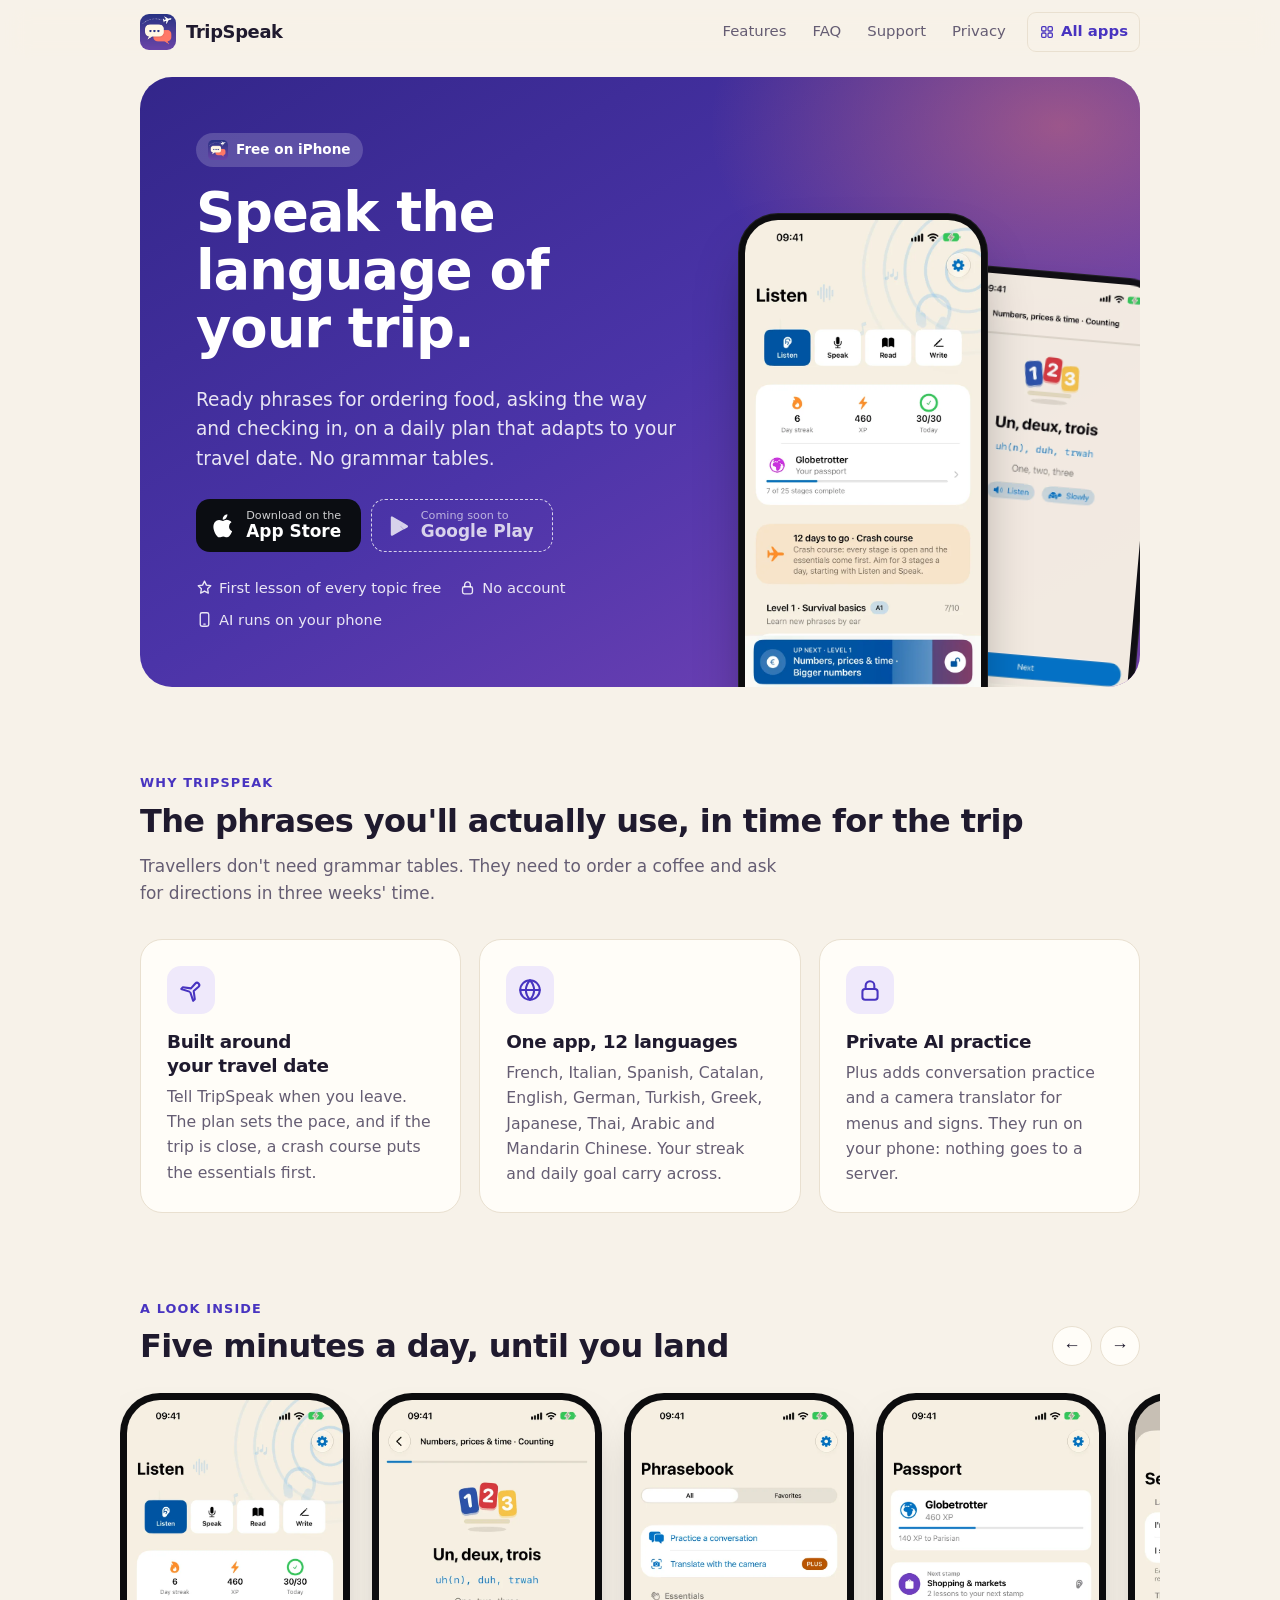
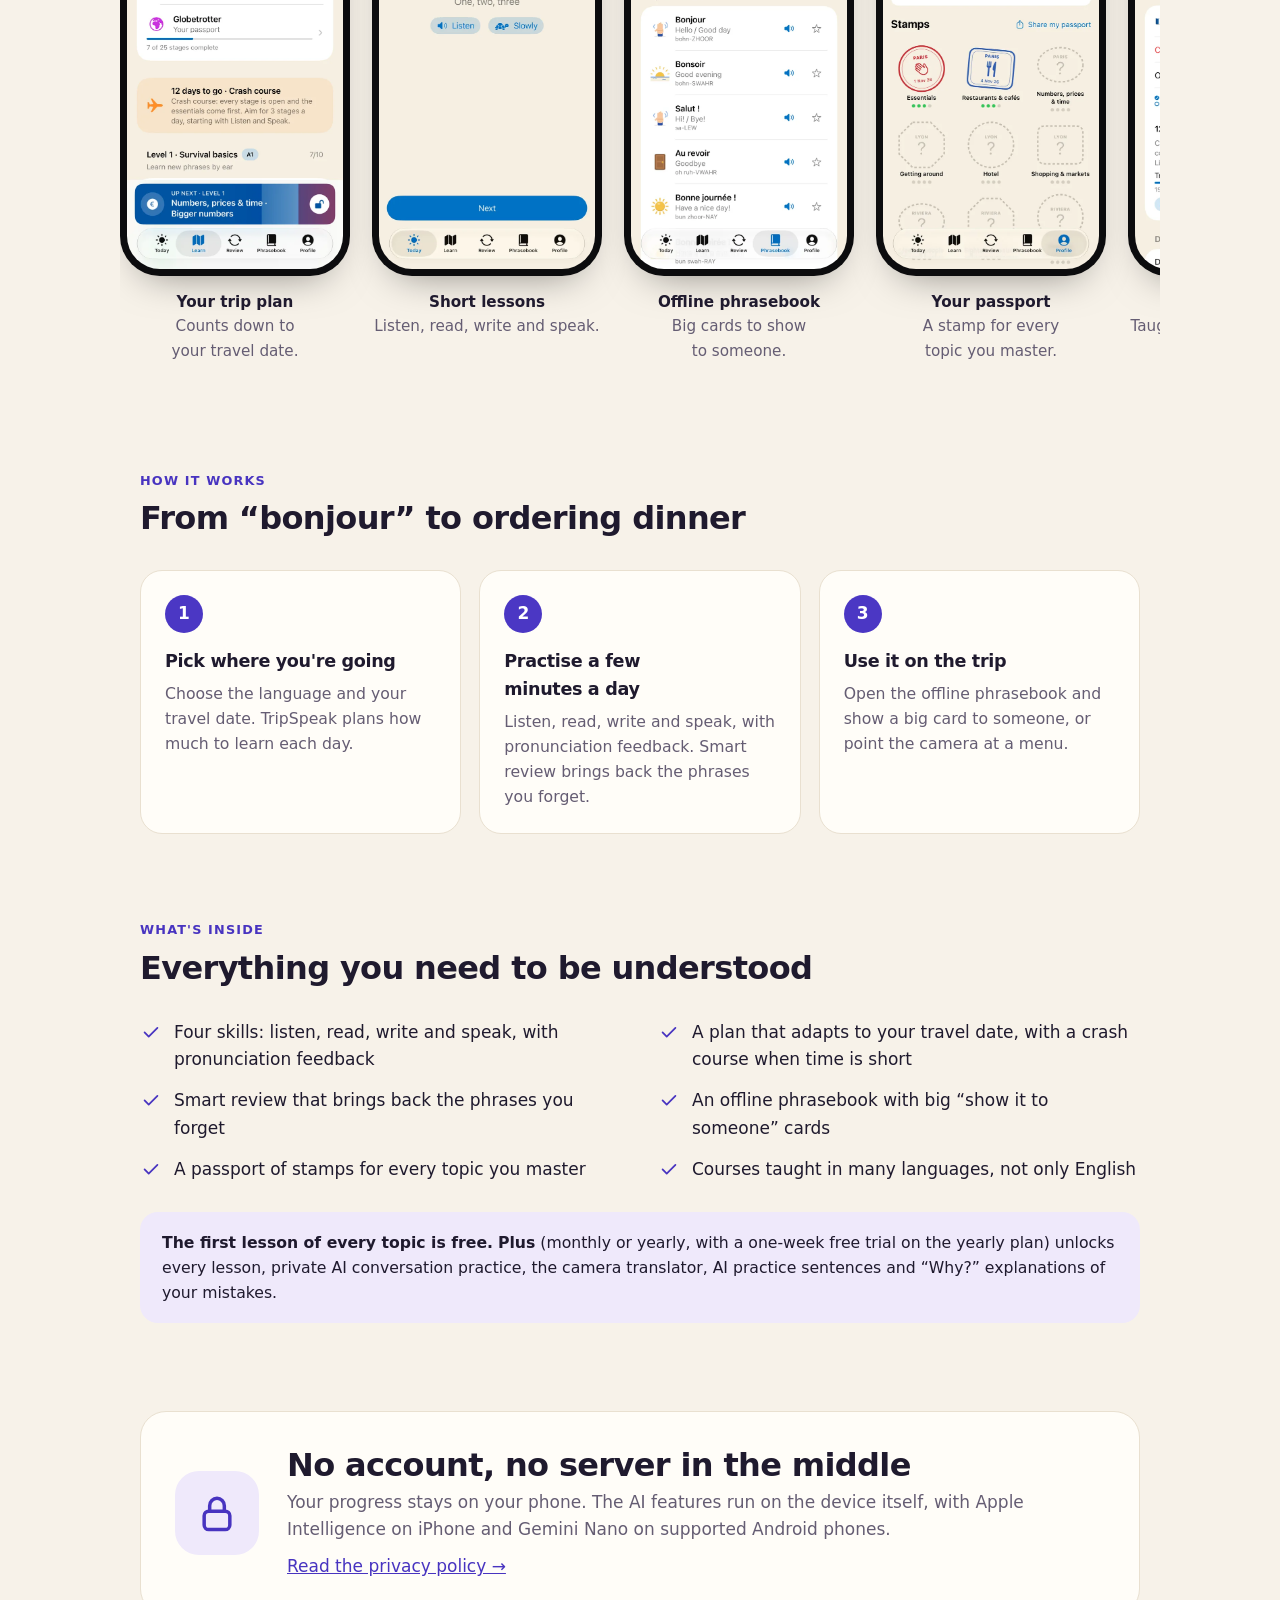
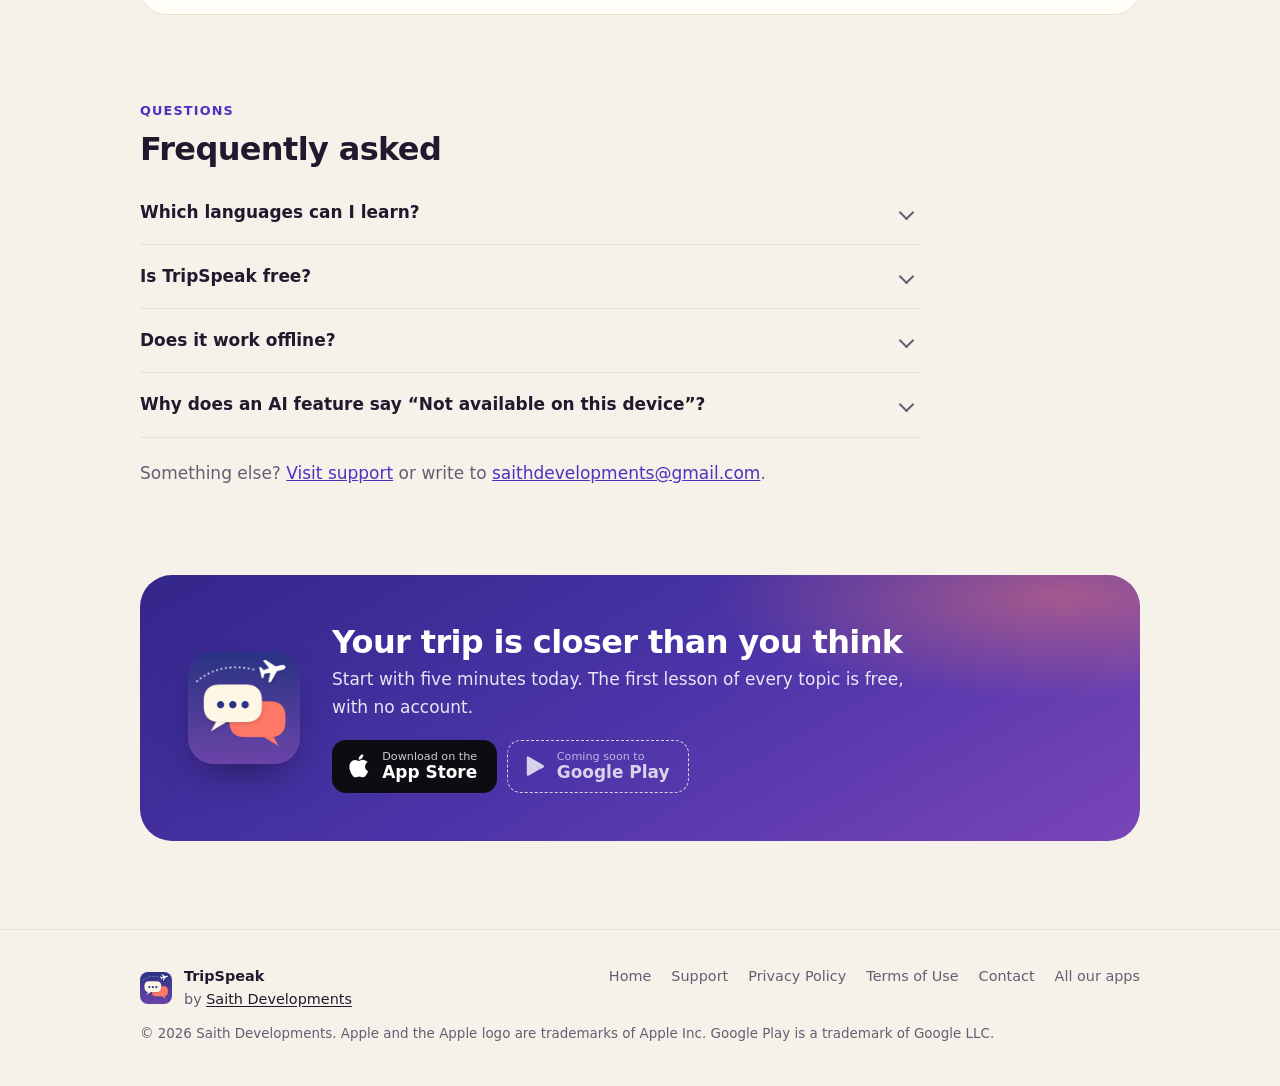
<file: index.html>
<!doctype html>
<html lang="en"><head><meta charset="utf-8"><meta name="viewport" content="width=device-width,initial-scale=1">
<title>TripSpeak: travel phrases in 12 languages</title><meta name="description" content="Learn the phrases you&#x27;ll use on your trip, on a plan that counts down to your travel date. French, Italian, Spanish, Japanese, Thai and more. No account.">
<link rel="canonical" href="https://saith96.github.io/tripspeak-site/"><link rel="icon" href="assets/favicon.png"><link rel="apple-touch-icon" href="assets/apple-touch-icon.png">
<meta name="theme-color" content="#f7f2e9"><meta name="color-scheme" content="light dark">
<meta property="og:title" content="TripSpeak: travel phrases in 12 languages"><meta property="og:description" content="Learn the phrases you&#x27;ll use on your trip, on a plan that counts down to your travel date. French, Italian, Spanish, Japanese, Thai and more. No account."><meta property="og:image" content="https://saith96.github.io/tripspeak-site/assets/og.jpg"><meta property="og:url" content="https://saith96.github.io/tripspeak-site/"><meta property="og:type" content="website"><meta name="twitter:card" content="summary_large_image">
<meta name="apple-itunes-app" content="app-id=6828880209">
<style>:root{--font:ui-rounded,"SF Pro Rounded",-apple-system,BlinkMacSystemFont,"Segoe UI",system-ui,sans-serif;--display:ui-rounded,"SF Pro Rounded",-apple-system,BlinkMacSystemFont,"Segoe UI",system-ui,sans-serif;--track:-0.02em;--on-brand:#fff;--btn:#0b0d12;--btn-ink:#fff;--hero-chip:rgba(255,255,255,.18);--bg:#f7f2e9;--card:#fffdf8;--ink:#1f1a2e;--ink2:#332c45;--muted:#655d73;--line:#e9e0d0;--soft:#efe9fb;--brand:#4b37c4;--link:#4834c0;--hero:linear-gradient(150deg,#33268a 0%,#4b34a8 50%,#7a45b8 100%);--hero-ink:#ffffff;--hero-muted:rgba(255,255,255,.88);--hero-glow:radial-gradient(50% 55% at 92% 8%,rgba(255,128,104,.45),transparent 70%)}
@media(prefers-color-scheme:dark){:root:not([data-theme=light]){--font:ui-rounded,"SF Pro Rounded",-apple-system,BlinkMacSystemFont,"Segoe UI",system-ui,sans-serif;--display:ui-rounded,"SF Pro Rounded",-apple-system,BlinkMacSystemFont,"Segoe UI",system-ui,sans-serif;--track:-0.02em;--on-brand:#fff;--btn:#000;--btn-ink:#fff;--hero-chip:rgba(255,255,255,.18);--bg:#15121c;--card:#1e1a28;--ink:#f1edf8;--ink2:#d9d3e6;--muted:#a69fb6;--line:#2d283a;--soft:#262040;--brand:#4b37c4;--link:#a796ff;--hero:linear-gradient(150deg,#33268a 0%,#4b34a8 50%,#7a45b8 100%);--hero-ink:#ffffff;--hero-muted:rgba(255,255,255,.88);--hero-glow:radial-gradient(50% 55% at 92% 8%,rgba(255,128,104,.45),transparent 70%)}}
:root[data-theme=dark]{--font:ui-rounded,"SF Pro Rounded",-apple-system,BlinkMacSystemFont,"Segoe UI",system-ui,sans-serif;--display:ui-rounded,"SF Pro Rounded",-apple-system,BlinkMacSystemFont,"Segoe UI",system-ui,sans-serif;--track:-0.02em;--on-brand:#fff;--btn:#000;--btn-ink:#fff;--hero-chip:rgba(255,255,255,.18);--bg:#15121c;--card:#1e1a28;--ink:#f1edf8;--ink2:#d9d3e6;--muted:#a69fb6;--line:#2d283a;--soft:#262040;--brand:#4b37c4;--link:#a796ff;--hero:linear-gradient(150deg,#33268a 0%,#4b34a8 50%,#7a45b8 100%);--hero-ink:#ffffff;--hero-muted:rgba(255,255,255,.88);--hero-glow:radial-gradient(50% 55% at 92% 8%,rgba(255,128,104,.45),transparent 70%)}
*{box-sizing:border-box}html{-webkit-text-size-adjust:100%;scroll-behavior:smooth;scroll-padding-top:84px}
body{margin:0;font:17px/1.6 var(--font);color:var(--ink);background:var(--bg);-webkit-font-smoothing:antialiased}
img{max-width:100%}
a{color:var(--link)}
:focus-visible{outline:3px solid var(--link);outline-offset:3px;border-radius:6px}
.skip{position:absolute;left:-9999px}.skip:focus{left:16px;top:12px;z-index:50;background:var(--card);padding:8px 14px;border-radius:10px}
.wrap{max-width:1040px;margin:0 auto;padding:0 20px}
h1,h2,h3{font-family:var(--display);text-wrap:balance;letter-spacing:var(--track)}
h1{font-size:clamp(2.1rem,5.2vw,3.4rem);line-height:1.06;margin:0 0 .5em}
h2{font-size:clamp(1.5rem,3vw,2rem);line-height:1.2;margin:0 0 .4em}
.kicker{display:block;font:600 .8rem/1.2 var(--font);letter-spacing:.09em;text-transform:uppercase;color:var(--link);margin-bottom:.7rem}
section.blk{margin:5.5rem 0}
.sub{color:var(--muted);max-width:38em;margin:0 0 2rem;font-size:1.06rem}

/* top bar */
header.top{position:sticky;top:0;z-index:20;background:color-mix(in srgb,var(--bg) 82%,transparent);-webkit-backdrop-filter:saturate(1.6) blur(14px);backdrop-filter:saturate(1.6) blur(14px);border-bottom:1px solid transparent;transition:border-color .2s}
header.top.scrolled{border-bottom-color:var(--line)}
header.top .wrap{display:flex;align-items:center;gap:12px;height:64px}
.brand{display:flex;align-items:center;gap:10px;font:700 1.12rem/1 var(--display);letter-spacing:var(--track);color:var(--ink);text-decoration:none;margin-right:auto}
.brand img{width:36px;height:36px;border-radius:9px}
header.top nav{display:flex;gap:4px;align-items:center}header.top nav .tsoc{display:inline-flex;gap:2px;margin-left:4px}header.top nav a.soc{display:inline-flex;padding:7px;color:var(--muted)}header.top nav a.soc:hover{color:var(--ink);background:var(--line)}header.top nav a.soc svg{width:19px;height:19px}
header.top nav a{color:var(--muted);text-decoration:none;font-size:.93rem;padding:7px 11px;border-radius:9px}
header.top nav a:hover,header.top nav a[aria-current]{color:var(--ink);background:var(--soft)}
header.top nav a.hub{display:inline-flex;align-items:center;gap:6px;color:var(--link);border:1px solid var(--line);margin-left:6px;font-weight:600}
header.top nav a.hub .ic{width:16px;height:16px}
footer.site a.maker{color:var(--ink);text-decoration:underline;text-underline-offset:2px}

/* hero */
.hero{position:relative;background:var(--hero);border-radius:32px;color:var(--hero-ink);display:grid;grid-template-columns:1.05fr .95fr;gap:24px;padding:56px 0 0 56px;overflow:hidden;margin-top:12px;isolation:isolate}
.hero:after{content:"";position:absolute;inset:0;background:var(--hero-glow,none);z-index:-1;pointer-events:none}
.hero .txt{padding-bottom:56px;align-self:center}
.hero .tag{display:inline-flex;align-items:center;gap:8px;font-size:.85rem;font-weight:600;background:var(--hero-chip);color:var(--hero-ink);padding:6px 12px;border-radius:999px;margin-bottom:1.1rem}
.hero .tag img{width:20px;height:20px;border-radius:5px}
.hero h1{color:var(--hero-ink)}
.hero p.lead{font-size:1.16rem;color:var(--hero-muted);max-width:30em;margin:0 0 1.6rem;font-weight:500}
.chips{display:flex;flex-wrap:wrap;gap:8px 18px;margin:1.5rem 0 0;padding:0;list-style:none;font-size:.92rem;color:var(--hero-muted);font-weight:500}
.chips li{display:flex;align-items:center;gap:6px}.chips .ic{width:17px;height:17px}
.phones{position:relative;height:500px;align-self:end}
.phone{position:absolute;background:#0c0c0e;padding:7px;border-radius:40px;box-shadow:0 30px 60px -20px rgba(0,0,0,.45),0 0 0 1px rgba(255,255,255,.08) inset}
.phone img{display:block;width:100%;height:auto;border-radius:33px}
.phones .p1{width:250px;left:8%;top:26px;z-index:2}
.phones .p2{width:220px;left:52%;top:84px;transform:rotate(5deg);opacity:.97}
@media(prefers-reduced-motion:no-preference){.phones .p1{animation:rise .9s cubic-bezier(.2,.8,.2,1) both}.phones .p2{animation:rise2 1.1s .1s cubic-bezier(.2,.8,.2,1) both}
@keyframes rise{from{transform:translateY(60px);opacity:0}}@keyframes rise2{from{transform:translateY(80px) rotate(5deg);opacity:0}}}

/* store buttons */
.ctas{display:flex;flex-wrap:wrap;gap:10px;align-items:center}
.store{display:inline-flex;align-items:center;gap:10px;background:var(--btn);color:var(--btn-ink);padding:.62rem 1.15rem .62rem .95rem;border-radius:14px;text-decoration:none;line-height:1.1;border:1px solid transparent;transition:transform .15s,box-shadow .15s}
.store svg{width:24px;height:24px;flex:none}
.store small{display:block;font-size:.7rem;opacity:.8;font-weight:500}.store b{font-size:1.06rem;font-weight:650}
a.store:hover{transform:translateY(-2px);box-shadow:0 10px 24px -10px rgba(0,0,0,.5)}
.store.soon{background:transparent;color:inherit;border:1.5px dashed currentColor;opacity:.78;cursor:default}
.hero .store.soon{color:var(--hero-ink)}

/* cards */
.grid{display:grid;grid-template-columns:repeat(3,1fr);gap:18px}
.card{background:var(--card);border:1px solid var(--line);border-radius:22px;padding:26px}
.card .badge{width:48px;height:48px;border-radius:14px;display:grid;place-items:center;background:var(--soft);color:var(--link);margin-bottom:16px}
.card .badge .ic{width:26px;height:26px}
.card h3{margin:0 0 .4rem;font-size:1.15rem;line-height:1.3}.card p{margin:0;color:var(--muted);font-size:.98rem}

/* gallery */
.gallery{display:flex;gap:22px;overflow-x:auto;scroll-snap-type:x mandatory;padding:6px 20px 22px;margin:0 -20px;scrollbar-width:thin;scrollbar-color:var(--line) transparent}
.gallery figure{flex:none;width:230px;margin:0;scroll-snap-align:start}
.gallery .phone{position:static;box-shadow:0 18px 40px -22px rgba(0,0,0,.5)}
.gallery figcaption{margin-top:14px;font-size:.95rem;color:var(--muted);text-align:center;text-wrap:balance}
.gallery figcaption b{display:block;color:var(--ink);font-weight:650}
.gnav{display:flex;gap:8px;justify-content:flex-end;margin-top:-3.3rem;margin-bottom:1.3rem}
.gnav button{width:40px;height:40px;border-radius:50%;border:1px solid var(--line);background:var(--card);color:var(--ink);cursor:pointer;font-size:1.1rem}
.gnav button:hover{background:var(--soft)}

/* steps */
ol.steps{list-style:none;padding:0;margin:0;counter-reset:s;display:grid;grid-template-columns:repeat(3,1fr);gap:18px}
ol.steps li{counter-increment:s;background:var(--card);border:1px solid var(--line);border-radius:22px;padding:24px;position:relative}
ol.steps li:before{content:counter(s);width:38px;height:38px;border-radius:50%;background:var(--brand);color:var(--on-brand);font-weight:700;display:grid;place-items:center;margin-bottom:14px}
ol.steps h3{font-size:1.1rem;margin:0 0 .35rem}ol.steps p{margin:0;color:var(--muted);font-size:.98rem}

/* features */
ul.feat{list-style:none;padding:0;margin:0;display:grid;grid-template-columns:1fr 1fr;gap:14px 36px}
ul.feat li{display:flex;gap:12px;align-items:flex-start}
ul.feat .ic{width:22px;height:22px;flex:none;color:var(--link);margin-top:2px}
.plus{margin-top:1.8rem;background:var(--soft);border-radius:18px;padding:18px 22px;font-size:.98rem}
.plus b{color:var(--ink)}

/* privacy band */
.band{background:var(--card);border:1px solid var(--line);border-radius:26px;padding:34px;display:flex;align-items:center;gap:28px}
.band .big{width:84px;height:84px;border-radius:24px;display:grid;place-items:center;background:var(--soft);color:var(--link);flex:none}
.band .big .ic{width:44px;height:44px}
.band h2{margin:0 0 .3rem}.band p{margin:0 0 .6rem;color:var(--muted)}

/* faq */
.faq{max-width:780px}
.faq details{border-bottom:1px solid var(--line)}
.faq summary{cursor:pointer;list-style:none;padding:18px 40px 18px 0;font-weight:600;font-size:1.06rem;position:relative}
.faq summary::-webkit-details-marker{display:none}
.faq summary:after{content:"";position:absolute;right:8px;top:26px;width:9px;height:9px;border-right:2px solid var(--muted);border-bottom:2px solid var(--muted);transform:rotate(45deg);transition:transform .2s}
.faq details[open] summary:after{transform:rotate(225deg);top:30px}
.faq details p{margin:-4px 0 18px;color:var(--muted)}

/* closing cta */
.final{background:var(--hero);color:var(--hero-ink);border-radius:32px;padding:48px;display:flex;align-items:center;gap:32px;position:relative;overflow:hidden;isolation:isolate}
.final:after{content:"";position:absolute;inset:0;background:var(--hero-glow,none);z-index:-1}
.final img.app{width:112px;height:112px;border-radius:26px;flex:none;box-shadow:0 18px 40px -16px rgba(0,0,0,.5)}
.final h2{color:var(--hero-ink);margin:0 0 .3rem}.final p{margin:0 0 1.2rem;color:var(--hero-muted);max-width:34em}

/* documents */
.doc{max-width:740px;margin:2.4rem auto 0}
.doc h1{font-size:clamp(1.9rem,4.5vw,2.6rem)}
.doc h2{font-size:1.35rem;margin:2.2rem 0 .6rem}.doc h3{font-size:1.1rem;margin:1.6rem 0 .4rem}
.doc p,.doc li{color:var(--ink2)}.doc li{margin-bottom:.35rem}
.doc section{margin:0}
.doc .card{margin:1.2rem 0}
.doc table{border-collapse:collapse;width:100%;margin:1rem 0;font-size:.95rem}.doc td,.doc th{border:1px solid var(--line);padding:8px 10px;text-align:left;vertical-align:top}
.contact{display:flex;gap:16px;align-items:center;background:var(--card);border:1px solid var(--line);border-radius:20px;padding:20px 22px;margin:1.4rem 0 2rem}
.contact .ic{width:30px;height:30px;color:var(--link);flex:none}.contact p{margin:0}

/* footer */
footer.site{margin:5rem 0 0;padding:2.2rem 0 2.6rem;border-top:1px solid var(--line);font-size:.9rem;color:var(--muted)}
footer.site .wrap{display:flex;flex-wrap:wrap;gap:12px 28px;align-items:flex-start}
footer.site .fb{margin-right:auto;display:flex;gap:12px;align-items:center}
footer.site .fb img{width:32px;height:32px;border-radius:8px}
footer.site .fb b{color:var(--ink);display:block}
footer.site nav{display:flex;flex-wrap:wrap;gap:6px 20px}
footer.site a{color:var(--muted);text-decoration:none}footer.site a:hover{color:var(--ink);text-decoration:underline}
footer.site .social{display:inline-flex;gap:14px;align-items:center}footer.site .social a{display:inline-flex}footer.site .social a:hover{color:var(--ink);text-decoration:none}
footer.site .legal{flex-basis:100%;margin:0;font-size:.84rem}

@media(max-width:900px){
 .hero{grid-template-columns:1fr;padding:40px 28px 0}
 .hero .txt{padding-bottom:0}
 .phones{height:400px;max-width:460px;width:100%;margin:0 auto}
 .phones .p1{width:210px;left:6%}.phones .p2{width:186px;left:50%}
 .grid,ol.steps{grid-template-columns:1fr}
 ul.feat{grid-template-columns:1fr}
}
@media(max-width:620px){
 .wrap{padding:0 16px}
 header.top nav a.opt{display:none}
 header.top nav a.hub{margin-left:2px;padding:7px 10px}
 .hero{border-radius:26px;padding:32px 22px 0;margin-top:6px}
 .phones{height:350px}.phones .p1{width:186px;left:2%}.phones .p2{width:164px;left:48%;top:70px}
 section.blk{margin:4rem 0}
 .band,.final{flex-direction:column;align-items:flex-start;padding:28px 24px}
 .gallery{padding:6px 16px 22px;margin:0 -16px}.gallery figure{width:200px}
 .gnav{display:none}
 .final img.app{width:84px;height:84px;border-radius:20px}
}
@media(max-width:400px){header.top nav a.opt2{display:none}}
@media(prefers-reduced-motion:reduce){html{scroll-behavior:auto}*{transition:none!important}}
</style><script type="application/ld+json">{"@context": "https://schema.org", "@type": "SoftwareApplication", "name": "TripSpeak: Travel Phrases", "operatingSystem": "iOS, Android", "applicationCategory": "EducationalApplication", "description": "Learn the phrases you'll use on your trip, on a plan that counts down to your travel date. French, Italian, Spanish, Japanese, Thai and more. No account.", "url": "https://saith96.github.io/tripspeak-site/", "image": "https://saith96.github.io/tripspeak-site/assets/icon.png", "author": {"@type": "Organization", "name": "Saith Developments", "url": "https://saith96.github.io/apps/"}, "offers": {"@type": "Offer", "price": "0", "priceCurrency": "USD"}, "installUrl": "https://apps.apple.com/app/id6828880209"}</script><script type="application/ld+json">{"@context": "https://schema.org", "@type": "FAQPage", "mainEntity": [{"@type": "Question", "name": "Which languages can I learn?", "acceptedAnswer": {"@type": "Answer", "text": "French, Italian, Spanish, Catalan, English, German, Turkish, Greek, Japanese, Thai, Arabic and Mandarin Chinese. Each course keeps its own progress, and your streak and daily goal count them all."}}, {"@type": "Question", "name": "Is TripSpeak free?", "acceptedAnswer": {"@type": "Answer", "text": "The first lesson of every topic is free. Plus is a monthly or yearly subscription, and the yearly plan starts with a one-week free trial for new subscribers."}}, {"@type": "Question", "name": "Does it work offline?", "acceptedAnswer": {"@type": "Answer", "text": "Yes, lessons and the phrasebook work without a connection. The camera translator may download a language once, which needs internet."}}, {"@type": "Question", "name": "Why does an AI feature say “Not available on this device”?", "acceptedAnswer": {"@type": "Answer", "text": "The AI features run on the phone itself and need a compatible iPhone with Apple Intelligence turned on, or a supported Android phone with Gemini Nano."}}]}</script>
</head><body><a class="skip" href="#main">Skip to content</a>
<header class="top"><div class="wrap"><a class="brand" href="index.html"><img src="assets/icon.png" alt="" width="36" height="36">TripSpeak</a><nav aria-label="Site"><a href="index.html#features" class="opt">Features</a><a href="index.html#faq" class="opt">FAQ</a><a href="support.html" class="">Support</a><a href="privacy.html" class="opt2">Privacy</a><a href="https://saith96.github.io/apps/" class="hub" title="All apps by Saith Developments"><svg class="ic" viewBox="0 0 24 24" fill="none" stroke="currentColor" stroke-width="1.9" stroke-linecap="round" stroke-linejoin="round" aria-hidden="true"><rect x="4" y="4" width="6.5" height="6.5" rx="1.6"/><rect x="13.5" y="4" width="6.5" height="6.5" rx="1.6"/><rect x="4" y="13.5" width="6.5" height="6.5" rx="1.6"/><rect x="13.5" y="13.5" width="6.5" height="6.5" rx="1.6"/></svg><span>All apps</span></a></nav></div></header>
<main id="main"><div class="wrap">
<section class="hero">
<div class="txt"><span class="tag"><img src="assets/icon.png" alt="" width="20" height="20">Free on iPhone</span>
<h1>Speak the language of your trip.</h1><p class="lead">Ready phrases for ordering food, asking the way and checking in, on a daily plan that adapts to your travel date. No grammar tables.</p>
<div class="ctas"><a class="store" href="https://apps.apple.com/app/id6828880209?ct=site-hero&mt=8"><svg viewBox="0 0 24 24" aria-hidden="true"><path fill="currentColor" d="M17.05 12.54c-.03-2.9 2.37-4.3 2.48-4.37-1.35-1.98-3.46-2.25-4.2-2.28-1.79-.18-3.5 1.05-4.4 1.05-.92 0-2.31-1.03-3.8-1-1.95.03-3.76 1.14-4.76 2.88-2.04 3.53-.52 8.74 1.45 11.6.97 1.4 2.12 2.97 3.62 2.91 1.46-.06 2.01-.94 3.77-.94 1.75 0 2.25.94 3.79.91 1.57-.03 2.56-1.42 3.52-2.83 1.11-1.62 1.57-3.2 1.59-3.28-.03-.01-3.04-1.17-3.06-4.65zM14.16 4.02c.8-.97 1.34-2.31 1.19-3.65-1.15.05-2.55.77-3.38 1.73-.74.85-1.39 2.23-1.21 3.54 1.28.1 2.6-.65 3.4-1.62z"/></svg><span><small>Download on the</small><b>App Store</b></span></a><span class="store soon"><svg viewBox="0 0 24 24" aria-hidden="true"><path fill="currentColor" d="M4.2 2.6c-.3.3-.4.7-.4 1.2v16.4c0 .5.1.9.4 1.2l.1.1 9.2-9.2v-.2L4.3 2.5zM16.6 15.4l-3.1-3.1v-.2l3.1-3.1.1.1 3.6 2.1c1 .6 1 1.6 0 2.2l-3.6 2zM16.7 15.3 13.5 12.1l-9.3 9.3c.3.4.9.4 1.6.1l10.9-6.2M16.7 8.9 5.8 2.7c-.7-.4-1.3-.3-1.6.1l9.3 9.3z"/></svg><span><small>Coming soon to</small><b>Google Play</b></span></span></div>
<ul class="chips"><li><svg class="ic" viewBox="0 0 24 24" fill="none" stroke="currentColor" stroke-width="1.9" stroke-linecap="round" stroke-linejoin="round" aria-hidden="true"><path d="m12 3 2.7 5.6 6.1.9-4.4 4.3 1 6.1L12 17l-5.4 2.9 1-6.1L3.2 9.5l6.1-.9z"/></svg>First lesson of every topic free</li><li><svg class="ic" viewBox="0 0 24 24" fill="none" stroke="currentColor" stroke-width="1.9" stroke-linecap="round" stroke-linejoin="round" aria-hidden="true"><rect x="5" y="11" width="14" height="10" rx="2.5"/><path d="M8 11V8a4 4 0 0 1 8 0v3"/></svg>No account</li><li><svg class="ic" viewBox="0 0 24 24" fill="none" stroke="currentColor" stroke-width="1.9" stroke-linecap="round" stroke-linejoin="round" aria-hidden="true"><rect x="6" y="2.5" width="12" height="19" rx="2.5"/><path d="M11 18.5h2"/></svg>AI runs on your phone</li></ul></div>
<div class="phones" aria-hidden="false"><div class="phone p1"><img src="assets/learn.webp" alt="TripSpeak learn screen with a 12-day crash course" width="640" height="1391" decoding="async"></div><div class="phone p2"><img src="assets/lesson.webp" alt="A TripSpeak lesson teaching un, deux, trois" width="640" height="1391" decoding="async"></div></div>
</section>

<section class="blk" id="why"><span class="kicker">Why TripSpeak</span><h2>The phrases you&#x27;ll actually use, in time for the trip</h2><p class="sub">Travellers don't need grammar tables. They need to order a coffee and ask for directions in three weeks' time.</p><div class="grid"><div class="card"><div class="badge"><svg class="ic" viewBox="0 0 24 24" fill="none" stroke="currentColor" stroke-width="1.9" stroke-linecap="round" stroke-linejoin="round" aria-hidden="true"><path d="M10.5 13.5 3 11l1.5-1.5 7.5 1 4-4.5a2 2 0 0 1 3 3l-4.5 4 1 7.5L14 22l-2.5-7.5"/></svg></div><h3>Built around your travel date</h3><p>Tell TripSpeak when you leave. The plan sets the pace, and if the trip is close, a crash course puts the essentials first.</p></div><div class="card"><div class="badge"><svg class="ic" viewBox="0 0 24 24" fill="none" stroke="currentColor" stroke-width="1.9" stroke-linecap="round" stroke-linejoin="round" aria-hidden="true"><circle cx="12" cy="12" r="9"/><path d="M3 12h18M12 3c2.5 2.7 3.8 5.7 3.8 9s-1.3 6.3-3.8 9c-2.5-2.7-3.8-5.7-3.8-9S9.5 5.7 12 3z"/></svg></div><h3>One app, 12 languages</h3><p>French, Italian, Spanish, Catalan, English, German, Turkish, Greek, Japanese, Thai, Arabic and Mandarin Chinese. Your streak and daily goal carry across.</p></div><div class="card"><div class="badge"><svg class="ic" viewBox="0 0 24 24" fill="none" stroke="currentColor" stroke-width="1.9" stroke-linecap="round" stroke-linejoin="round" aria-hidden="true"><rect x="5" y="11" width="14" height="10" rx="2.5"/><path d="M8 11V8a4 4 0 0 1 8 0v3"/></svg></div><h3>Private AI practice</h3><p>Plus adds conversation practice and a camera translator for menus and signs. They run on your phone: nothing goes to a server.</p></div></div></section>

<section class="blk" id="screens"><span class="kicker">A look inside</span><h2>Five minutes a day, until you land</h2>
<div class="gnav"><button type="button" data-d="0" aria-label="Previous screens">&larr;</button><button type="button" data-d="1" aria-label="Next screens">&rarr;</button></div>
<div class="gallery" tabindex="0" aria-label="Screens"><figure><div class="phone "><img src="assets/learn.webp" alt="TripSpeak learn screen with a 12-day crash course" width="640" height="1391" loading="lazy" decoding="async"></div><figcaption><b>Your trip plan</b>Counts down to your travel date.</figcaption></figure><figure><div class="phone "><img src="assets/lesson.webp" alt="A TripSpeak lesson teaching un, deux, trois" width="640" height="1391" loading="lazy" decoding="async"></div><figcaption><b>Short lessons</b>Listen, read, write and speak.</figcaption></figure><figure><div class="phone "><img src="assets/phrasebook.webp" alt="TripSpeak phrasebook with French greetings" width="640" height="1391" loading="lazy" decoding="async"></div><figcaption><b>Offline phrasebook</b>Big cards to show to someone.</figcaption></figure><figure><div class="phone "><img src="assets/passport.webp" alt="TripSpeak passport with stamps" width="640" height="1391" loading="lazy" decoding="async"></div><figcaption><b>Your passport</b>A stamp for every topic you master.</figcaption></figure><figure><div class="phone "><img src="assets/courses.webp" alt="TripSpeak settings with the list of languages" width="640" height="1391" loading="lazy" decoding="async"></div><figcaption><b>12 languages</b>Taught in your own language.</figcaption></figure></div></section>

<section class="blk" id="how"><span class="kicker">How it works</span><h2>From &ldquo;bonjour&rdquo; to ordering dinner</h2><p class="sub"></p><ol class="steps"><li><h3>Pick where you&#x27;re going</h3><p>Choose the language and your travel date. TripSpeak plans how much to learn each day.</p></li><li><h3>Practise a few minutes a day</h3><p>Listen, read, write and speak, with pronunciation feedback. Smart review brings back the phrases you forget.</p></li><li><h3>Use it on the trip</h3><p>Open the offline phrasebook and show a big card to someone, or point the camera at a menu.</p></li></ol></section>

<section class="blk" id="features"><span class="kicker">What's inside</span><h2>Everything you need to be understood</h2><p class="sub"></p><ul class="feat"><li><svg class="ic" viewBox="0 0 24 24" fill="none" stroke="currentColor" stroke-width="1.9" stroke-linecap="round" stroke-linejoin="round" aria-hidden="true"><path d="m5 12.5 4.5 4.5L19 7.5"/></svg><span>Four skills: listen, read, write and speak, with pronunciation feedback</span></li><li><svg class="ic" viewBox="0 0 24 24" fill="none" stroke="currentColor" stroke-width="1.9" stroke-linecap="round" stroke-linejoin="round" aria-hidden="true"><path d="m5 12.5 4.5 4.5L19 7.5"/></svg><span>A plan that adapts to your travel date, with a crash course when time is short</span></li><li><svg class="ic" viewBox="0 0 24 24" fill="none" stroke="currentColor" stroke-width="1.9" stroke-linecap="round" stroke-linejoin="round" aria-hidden="true"><path d="m5 12.5 4.5 4.5L19 7.5"/></svg><span>Smart review that brings back the phrases you forget</span></li><li><svg class="ic" viewBox="0 0 24 24" fill="none" stroke="currentColor" stroke-width="1.9" stroke-linecap="round" stroke-linejoin="round" aria-hidden="true"><path d="m5 12.5 4.5 4.5L19 7.5"/></svg><span>An offline phrasebook with big &ldquo;show it to someone&rdquo; cards</span></li><li><svg class="ic" viewBox="0 0 24 24" fill="none" stroke="currentColor" stroke-width="1.9" stroke-linecap="round" stroke-linejoin="round" aria-hidden="true"><path d="m5 12.5 4.5 4.5L19 7.5"/></svg><span>A passport of stamps for every topic you master</span></li><li><svg class="ic" viewBox="0 0 24 24" fill="none" stroke="currentColor" stroke-width="1.9" stroke-linecap="round" stroke-linejoin="round" aria-hidden="true"><path d="m5 12.5 4.5 4.5L19 7.5"/></svg><span>Courses taught in many languages, not only English</span></li></ul><p class="plus"><b>The first lesson of every topic is free.</b> <b>Plus</b> (monthly or yearly, with a one-week free trial on the yearly plan) unlocks every lesson, private AI conversation practice, the camera translator, AI practice sentences and &ldquo;Why?&rdquo; explanations of your mistakes.</p></section>

<section class="blk"><div class="band"><div class="big"><svg class="ic" viewBox="0 0 24 24" fill="none" stroke="currentColor" stroke-width="1.9" stroke-linecap="round" stroke-linejoin="round" aria-hidden="true"><rect x="5" y="11" width="14" height="10" rx="2.5"/><path d="M8 11V8a4 4 0 0 1 8 0v3"/></svg></div><div><h2>No account, no server in the middle</h2><p>Your progress stays on your phone. The AI features run on the device itself, with Apple Intelligence on iPhone and Gemini Nano on supported Android phones.</p><a href="privacy.html">Read the privacy policy &rarr;</a></div></div></section>

<section class="blk faq" id="faq"><span class="kicker">Questions</span><h2>Frequently asked</h2><details><summary>Which languages can I learn?</summary><p>French, Italian, Spanish, Catalan, English, German, Turkish, Greek, Japanese, Thai, Arabic and Mandarin Chinese. Each course keeps its own progress, and your streak and daily goal count them all.</p></details><details><summary>Is TripSpeak free?</summary><p>The first lesson of every topic is free. Plus is a monthly or yearly subscription, and the yearly plan starts with a one-week free trial for new subscribers.</p></details><details><summary>Does it work offline?</summary><p>Yes, lessons and the phrasebook work without a connection. The camera translator may download a language once, which needs internet.</p></details><details><summary>Why does an AI feature say &ldquo;Not available on this device&rdquo;?</summary><p>The AI features run on the phone itself and need a compatible iPhone with Apple Intelligence turned on, or a supported Android phone with Gemini Nano.</p></details>
<p style="margin-top:1.4rem;color:var(--muted)">Something else? <a href="support.html">Visit support</a> or write to <a href="mailto:saithdevelopments@gmail.com?subject=TripSpeak">saithdevelopments@gmail.com</a>.</p></section>

<section class="blk"><div class="final"><img class="app" src="assets/icon.png" alt="TripSpeak app icon" width="112" height="112" loading="lazy"><div><h2>Your trip is closer than you think</h2><p>Start with five minutes today. The first lesson of every topic is free, with no account.</p><div class="ctas"><a class="store" href="https://apps.apple.com/app/id6828880209?ct=site-foot&mt=8"><svg viewBox="0 0 24 24" aria-hidden="true"><path fill="currentColor" d="M17.05 12.54c-.03-2.9 2.37-4.3 2.48-4.37-1.35-1.98-3.46-2.25-4.2-2.28-1.79-.18-3.5 1.05-4.4 1.05-.92 0-2.31-1.03-3.8-1-1.95.03-3.76 1.14-4.76 2.88-2.04 3.53-.52 8.74 1.45 11.6.97 1.4 2.12 2.97 3.62 2.91 1.46-.06 2.01-.94 3.77-.94 1.75 0 2.25.94 3.79.91 1.57-.03 2.56-1.42 3.52-2.83 1.11-1.62 1.57-3.2 1.59-3.28-.03-.01-3.04-1.17-3.06-4.65zM14.16 4.02c.8-.97 1.34-2.31 1.19-3.65-1.15.05-2.55.77-3.38 1.73-.74.85-1.39 2.23-1.21 3.54 1.28.1 2.6-.65 3.4-1.62z"/></svg><span><small>Download on the</small><b>App Store</b></span></a><span class="store soon"><svg viewBox="0 0 24 24" aria-hidden="true"><path fill="currentColor" d="M4.2 2.6c-.3.3-.4.7-.4 1.2v16.4c0 .5.1.9.4 1.2l.1.1 9.2-9.2v-.2L4.3 2.5zM16.6 15.4l-3.1-3.1v-.2l3.1-3.1.1.1 3.6 2.1c1 .6 1 1.6 0 2.2l-3.6 2zM16.7 15.3 13.5 12.1l-9.3 9.3c.3.4.9.4 1.6.1l10.9-6.2M16.7 8.9 5.8 2.7c-.7-.4-1.3-.3-1.6.1l9.3 9.3z"/></svg><span><small>Coming soon to</small><b>Google Play</b></span></span></div></div></div></section>
</div></main>
<footer class="site"><div class="wrap">
<div class="fb"><img src="assets/icon.png" alt="" width="32" height="32" loading="lazy"><span><b>TripSpeak</b>by <a href="https://saith96.github.io/apps/" class="maker">Saith Developments</a></span></div>
<nav aria-label="Footer"><a href="index.html">Home</a><a href="support.html">Support</a><a href="privacy.html">Privacy Policy</a><a href="terms.html">Terms of Use</a><a href="mailto:saithdevelopments@gmail.com">Contact</a><a href="https://saith96.github.io/apps/">All our apps</a></nav>
<p class="legal">&copy; 2026 Saith Developments. Apple and the Apple logo are trademarks of Apple Inc. Google Play is a trademark of Google LLC.</p>
</div></footer><script>
(function(){var h=document.querySelector('header.top');function f(){h.classList.toggle('scrolled',scrollY>8)}addEventListener('scroll',f,{passive:true});f();
var g=document.querySelector('.gallery');document.querySelectorAll('.gnav button').forEach(function(b){b.addEventListener('click',function(){g.scrollBy({left:(b.dataset.d=='1'?1:-1)*(g.clientWidth*.8),behavior:'smooth'})})})})();
</script>
</body></html>
</file>
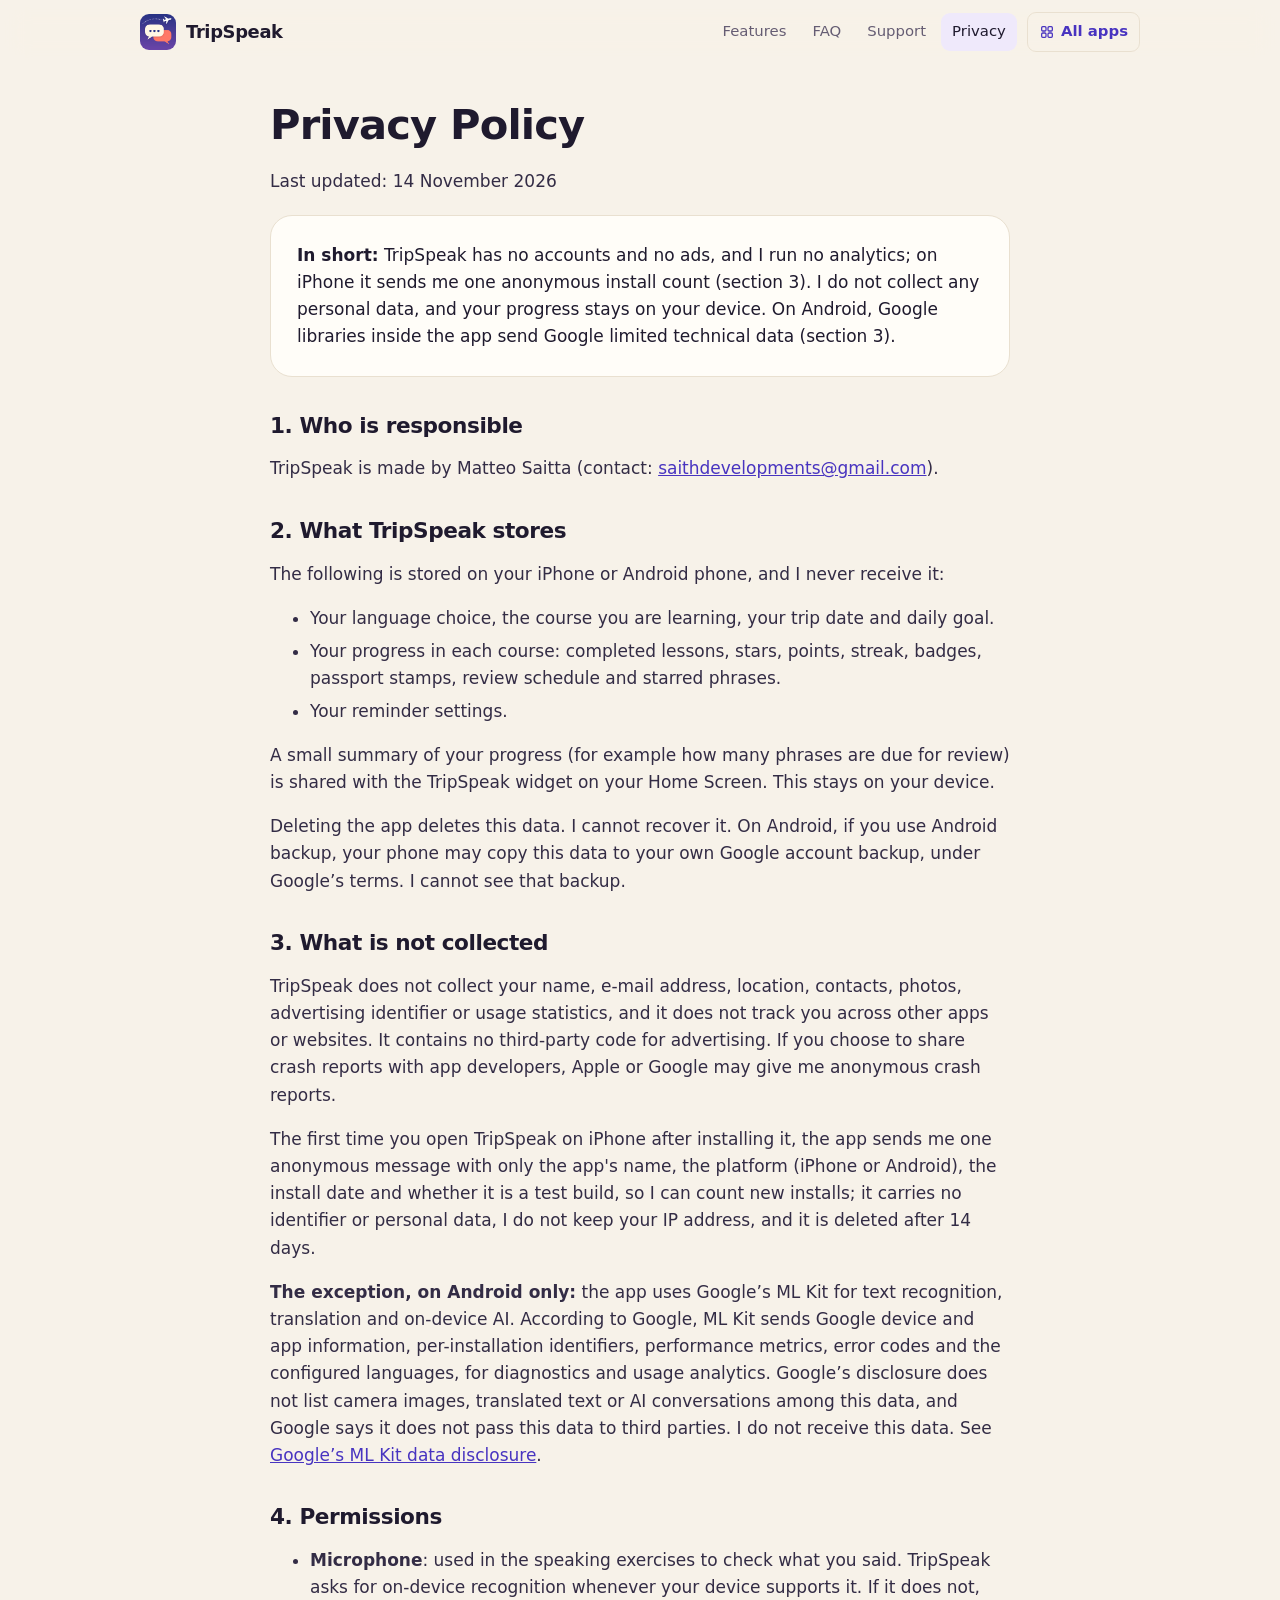
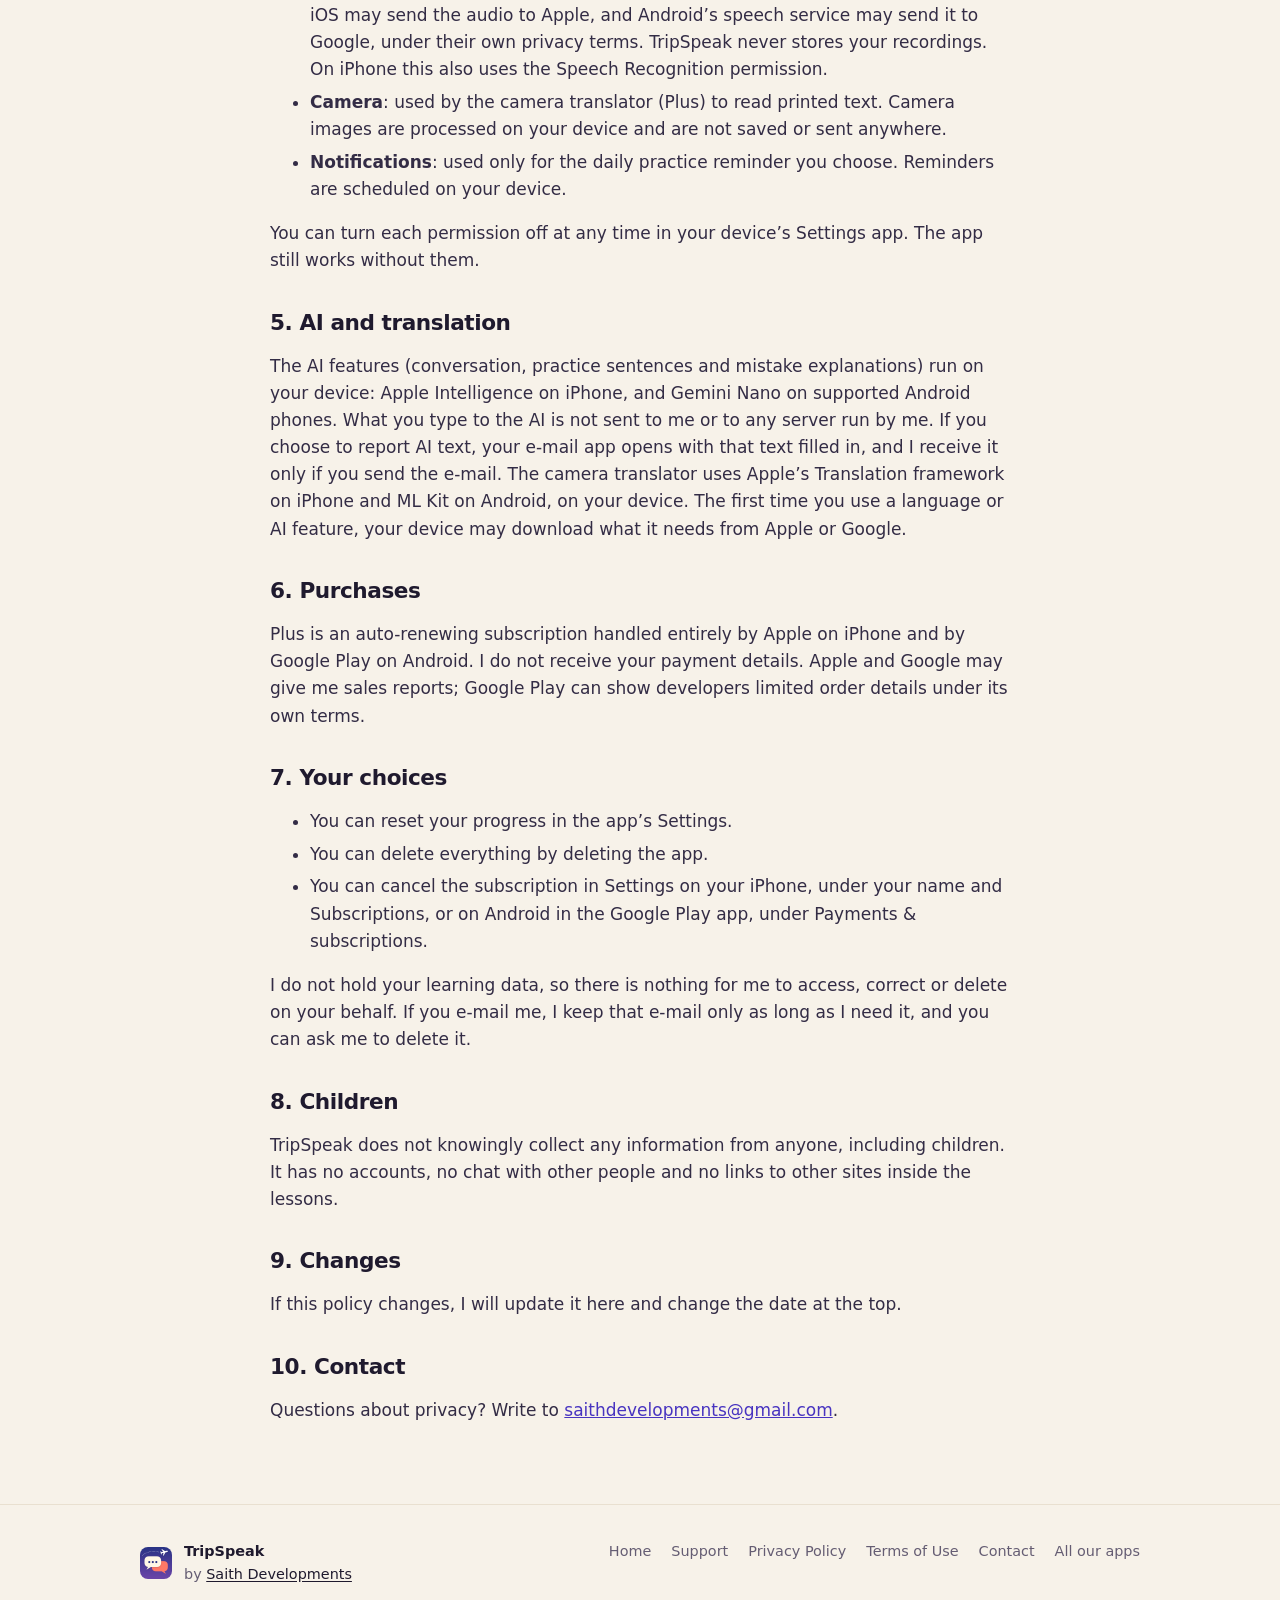
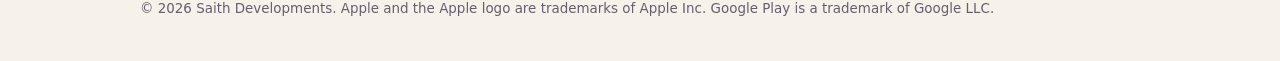
<file: privacy.html>
<!doctype html>
<html lang="en"><head><meta charset="utf-8"><meta name="viewport" content="width=device-width,initial-scale=1">
<title>Privacy Policy · TripSpeak</title><meta name="description" content="Privacy Policy for TripSpeak by Saith Developments.">
<link rel="canonical" href="https://saith96.github.io/tripspeak-site/privacy.html"><link rel="icon" href="assets/favicon.png"><link rel="apple-touch-icon" href="assets/apple-touch-icon.png">
<meta name="theme-color" content="#f7f2e9"><meta name="color-scheme" content="light dark">
<meta property="og:title" content="Privacy Policy · TripSpeak"><meta property="og:description" content="Privacy Policy for TripSpeak by Saith Developments."><meta property="og:image" content="https://saith96.github.io/tripspeak-site/assets/og.jpg"><meta property="og:url" content="https://saith96.github.io/tripspeak-site/privacy.html"><meta property="og:type" content="website"><meta name="twitter:card" content="summary_large_image">
<meta name="apple-itunes-app" content="app-id=6828880209">
<style>:root{--font:ui-rounded,"SF Pro Rounded",-apple-system,BlinkMacSystemFont,"Segoe UI",system-ui,sans-serif;--display:ui-rounded,"SF Pro Rounded",-apple-system,BlinkMacSystemFont,"Segoe UI",system-ui,sans-serif;--track:-0.02em;--on-brand:#fff;--btn:#0b0d12;--btn-ink:#fff;--hero-chip:rgba(255,255,255,.18);--bg:#f7f2e9;--card:#fffdf8;--ink:#1f1a2e;--ink2:#332c45;--muted:#655d73;--line:#e9e0d0;--soft:#efe9fb;--brand:#4b37c4;--link:#4834c0;--hero:linear-gradient(150deg,#33268a 0%,#4b34a8 50%,#7a45b8 100%);--hero-ink:#ffffff;--hero-muted:rgba(255,255,255,.88);--hero-glow:radial-gradient(50% 55% at 92% 8%,rgba(255,128,104,.45),transparent 70%)}
@media(prefers-color-scheme:dark){:root:not([data-theme=light]){--font:ui-rounded,"SF Pro Rounded",-apple-system,BlinkMacSystemFont,"Segoe UI",system-ui,sans-serif;--display:ui-rounded,"SF Pro Rounded",-apple-system,BlinkMacSystemFont,"Segoe UI",system-ui,sans-serif;--track:-0.02em;--on-brand:#fff;--btn:#000;--btn-ink:#fff;--hero-chip:rgba(255,255,255,.18);--bg:#15121c;--card:#1e1a28;--ink:#f1edf8;--ink2:#d9d3e6;--muted:#a69fb6;--line:#2d283a;--soft:#262040;--brand:#4b37c4;--link:#a796ff;--hero:linear-gradient(150deg,#33268a 0%,#4b34a8 50%,#7a45b8 100%);--hero-ink:#ffffff;--hero-muted:rgba(255,255,255,.88);--hero-glow:radial-gradient(50% 55% at 92% 8%,rgba(255,128,104,.45),transparent 70%)}}
:root[data-theme=dark]{--font:ui-rounded,"SF Pro Rounded",-apple-system,BlinkMacSystemFont,"Segoe UI",system-ui,sans-serif;--display:ui-rounded,"SF Pro Rounded",-apple-system,BlinkMacSystemFont,"Segoe UI",system-ui,sans-serif;--track:-0.02em;--on-brand:#fff;--btn:#000;--btn-ink:#fff;--hero-chip:rgba(255,255,255,.18);--bg:#15121c;--card:#1e1a28;--ink:#f1edf8;--ink2:#d9d3e6;--muted:#a69fb6;--line:#2d283a;--soft:#262040;--brand:#4b37c4;--link:#a796ff;--hero:linear-gradient(150deg,#33268a 0%,#4b34a8 50%,#7a45b8 100%);--hero-ink:#ffffff;--hero-muted:rgba(255,255,255,.88);--hero-glow:radial-gradient(50% 55% at 92% 8%,rgba(255,128,104,.45),transparent 70%)}
*{box-sizing:border-box}html{-webkit-text-size-adjust:100%;scroll-behavior:smooth;scroll-padding-top:84px}
body{margin:0;font:17px/1.6 var(--font);color:var(--ink);background:var(--bg);-webkit-font-smoothing:antialiased}
img{max-width:100%}
a{color:var(--link)}
:focus-visible{outline:3px solid var(--link);outline-offset:3px;border-radius:6px}
.skip{position:absolute;left:-9999px}.skip:focus{left:16px;top:12px;z-index:50;background:var(--card);padding:8px 14px;border-radius:10px}
.wrap{max-width:1040px;margin:0 auto;padding:0 20px}
h1,h2,h3{font-family:var(--display);text-wrap:balance;letter-spacing:var(--track)}
h1{font-size:clamp(2.1rem,5.2vw,3.4rem);line-height:1.06;margin:0 0 .5em}
h2{font-size:clamp(1.5rem,3vw,2rem);line-height:1.2;margin:0 0 .4em}
.kicker{display:block;font:600 .8rem/1.2 var(--font);letter-spacing:.09em;text-transform:uppercase;color:var(--link);margin-bottom:.7rem}
section.blk{margin:5.5rem 0}
.sub{color:var(--muted);max-width:38em;margin:0 0 2rem;font-size:1.06rem}

/* top bar */
header.top{position:sticky;top:0;z-index:20;background:color-mix(in srgb,var(--bg) 82%,transparent);-webkit-backdrop-filter:saturate(1.6) blur(14px);backdrop-filter:saturate(1.6) blur(14px);border-bottom:1px solid transparent;transition:border-color .2s}
header.top.scrolled{border-bottom-color:var(--line)}
header.top .wrap{display:flex;align-items:center;gap:12px;height:64px}
.brand{display:flex;align-items:center;gap:10px;font:700 1.12rem/1 var(--display);letter-spacing:var(--track);color:var(--ink);text-decoration:none;margin-right:auto}
.brand img{width:36px;height:36px;border-radius:9px}
header.top nav{display:flex;gap:4px;align-items:center}header.top nav .tsoc{display:inline-flex;gap:2px;margin-left:4px}header.top nav a.soc{display:inline-flex;padding:7px;color:var(--muted)}header.top nav a.soc:hover{color:var(--ink);background:var(--line)}header.top nav a.soc svg{width:19px;height:19px}
header.top nav a{color:var(--muted);text-decoration:none;font-size:.93rem;padding:7px 11px;border-radius:9px}
header.top nav a:hover,header.top nav a[aria-current]{color:var(--ink);background:var(--soft)}
header.top nav a.hub{display:inline-flex;align-items:center;gap:6px;color:var(--link);border:1px solid var(--line);margin-left:6px;font-weight:600}
header.top nav a.hub .ic{width:16px;height:16px}
footer.site a.maker{color:var(--ink);text-decoration:underline;text-underline-offset:2px}

/* hero */
.hero{position:relative;background:var(--hero);border-radius:32px;color:var(--hero-ink);display:grid;grid-template-columns:1.05fr .95fr;gap:24px;padding:56px 0 0 56px;overflow:hidden;margin-top:12px;isolation:isolate}
.hero:after{content:"";position:absolute;inset:0;background:var(--hero-glow,none);z-index:-1;pointer-events:none}
.hero .txt{padding-bottom:56px;align-self:center}
.hero .tag{display:inline-flex;align-items:center;gap:8px;font-size:.85rem;font-weight:600;background:var(--hero-chip);color:var(--hero-ink);padding:6px 12px;border-radius:999px;margin-bottom:1.1rem}
.hero .tag img{width:20px;height:20px;border-radius:5px}
.hero h1{color:var(--hero-ink)}
.hero p.lead{font-size:1.16rem;color:var(--hero-muted);max-width:30em;margin:0 0 1.6rem;font-weight:500}
.chips{display:flex;flex-wrap:wrap;gap:8px 18px;margin:1.5rem 0 0;padding:0;list-style:none;font-size:.92rem;color:var(--hero-muted);font-weight:500}
.chips li{display:flex;align-items:center;gap:6px}.chips .ic{width:17px;height:17px}
.phones{position:relative;height:500px;align-self:end}
.phone{position:absolute;background:#0c0c0e;padding:7px;border-radius:40px;box-shadow:0 30px 60px -20px rgba(0,0,0,.45),0 0 0 1px rgba(255,255,255,.08) inset}
.phone img{display:block;width:100%;height:auto;border-radius:33px}
.phones .p1{width:250px;left:8%;top:26px;z-index:2}
.phones .p2{width:220px;left:52%;top:84px;transform:rotate(5deg);opacity:.97}
@media(prefers-reduced-motion:no-preference){.phones .p1{animation:rise .9s cubic-bezier(.2,.8,.2,1) both}.phones .p2{animation:rise2 1.1s .1s cubic-bezier(.2,.8,.2,1) both}
@keyframes rise{from{transform:translateY(60px);opacity:0}}@keyframes rise2{from{transform:translateY(80px) rotate(5deg);opacity:0}}}

/* store buttons */
.ctas{display:flex;flex-wrap:wrap;gap:10px;align-items:center}
.store{display:inline-flex;align-items:center;gap:10px;background:var(--btn);color:var(--btn-ink);padding:.62rem 1.15rem .62rem .95rem;border-radius:14px;text-decoration:none;line-height:1.1;border:1px solid transparent;transition:transform .15s,box-shadow .15s}
.store svg{width:24px;height:24px;flex:none}
.store small{display:block;font-size:.7rem;opacity:.8;font-weight:500}.store b{font-size:1.06rem;font-weight:650}
a.store:hover{transform:translateY(-2px);box-shadow:0 10px 24px -10px rgba(0,0,0,.5)}
.store.soon{background:transparent;color:inherit;border:1.5px dashed currentColor;opacity:.78;cursor:default}
.hero .store.soon{color:var(--hero-ink)}

/* cards */
.grid{display:grid;grid-template-columns:repeat(3,1fr);gap:18px}
.card{background:var(--card);border:1px solid var(--line);border-radius:22px;padding:26px}
.card .badge{width:48px;height:48px;border-radius:14px;display:grid;place-items:center;background:var(--soft);color:var(--link);margin-bottom:16px}
.card .badge .ic{width:26px;height:26px}
.card h3{margin:0 0 .4rem;font-size:1.15rem;line-height:1.3}.card p{margin:0;color:var(--muted);font-size:.98rem}

/* gallery */
.gallery{display:flex;gap:22px;overflow-x:auto;scroll-snap-type:x mandatory;padding:6px 20px 22px;margin:0 -20px;scrollbar-width:thin;scrollbar-color:var(--line) transparent}
.gallery figure{flex:none;width:230px;margin:0;scroll-snap-align:start}
.gallery .phone{position:static;box-shadow:0 18px 40px -22px rgba(0,0,0,.5)}
.gallery figcaption{margin-top:14px;font-size:.95rem;color:var(--muted);text-align:center;text-wrap:balance}
.gallery figcaption b{display:block;color:var(--ink);font-weight:650}
.gnav{display:flex;gap:8px;justify-content:flex-end;margin-top:-3.3rem;margin-bottom:1.3rem}
.gnav button{width:40px;height:40px;border-radius:50%;border:1px solid var(--line);background:var(--card);color:var(--ink);cursor:pointer;font-size:1.1rem}
.gnav button:hover{background:var(--soft)}

/* steps */
ol.steps{list-style:none;padding:0;margin:0;counter-reset:s;display:grid;grid-template-columns:repeat(3,1fr);gap:18px}
ol.steps li{counter-increment:s;background:var(--card);border:1px solid var(--line);border-radius:22px;padding:24px;position:relative}
ol.steps li:before{content:counter(s);width:38px;height:38px;border-radius:50%;background:var(--brand);color:var(--on-brand);font-weight:700;display:grid;place-items:center;margin-bottom:14px}
ol.steps h3{font-size:1.1rem;margin:0 0 .35rem}ol.steps p{margin:0;color:var(--muted);font-size:.98rem}

/* features */
ul.feat{list-style:none;padding:0;margin:0;display:grid;grid-template-columns:1fr 1fr;gap:14px 36px}
ul.feat li{display:flex;gap:12px;align-items:flex-start}
ul.feat .ic{width:22px;height:22px;flex:none;color:var(--link);margin-top:2px}
.plus{margin-top:1.8rem;background:var(--soft);border-radius:18px;padding:18px 22px;font-size:.98rem}
.plus b{color:var(--ink)}

/* privacy band */
.band{background:var(--card);border:1px solid var(--line);border-radius:26px;padding:34px;display:flex;align-items:center;gap:28px}
.band .big{width:84px;height:84px;border-radius:24px;display:grid;place-items:center;background:var(--soft);color:var(--link);flex:none}
.band .big .ic{width:44px;height:44px}
.band h2{margin:0 0 .3rem}.band p{margin:0 0 .6rem;color:var(--muted)}

/* faq */
.faq{max-width:780px}
.faq details{border-bottom:1px solid var(--line)}
.faq summary{cursor:pointer;list-style:none;padding:18px 40px 18px 0;font-weight:600;font-size:1.06rem;position:relative}
.faq summary::-webkit-details-marker{display:none}
.faq summary:after{content:"";position:absolute;right:8px;top:26px;width:9px;height:9px;border-right:2px solid var(--muted);border-bottom:2px solid var(--muted);transform:rotate(45deg);transition:transform .2s}
.faq details[open] summary:after{transform:rotate(225deg);top:30px}
.faq details p{margin:-4px 0 18px;color:var(--muted)}

/* closing cta */
.final{background:var(--hero);color:var(--hero-ink);border-radius:32px;padding:48px;display:flex;align-items:center;gap:32px;position:relative;overflow:hidden;isolation:isolate}
.final:after{content:"";position:absolute;inset:0;background:var(--hero-glow,none);z-index:-1}
.final img.app{width:112px;height:112px;border-radius:26px;flex:none;box-shadow:0 18px 40px -16px rgba(0,0,0,.5)}
.final h2{color:var(--hero-ink);margin:0 0 .3rem}.final p{margin:0 0 1.2rem;color:var(--hero-muted);max-width:34em}

/* documents */
.doc{max-width:740px;margin:2.4rem auto 0}
.doc h1{font-size:clamp(1.9rem,4.5vw,2.6rem)}
.doc h2{font-size:1.35rem;margin:2.2rem 0 .6rem}.doc h3{font-size:1.1rem;margin:1.6rem 0 .4rem}
.doc p,.doc li{color:var(--ink2)}.doc li{margin-bottom:.35rem}
.doc section{margin:0}
.doc .card{margin:1.2rem 0}
.doc table{border-collapse:collapse;width:100%;margin:1rem 0;font-size:.95rem}.doc td,.doc th{border:1px solid var(--line);padding:8px 10px;text-align:left;vertical-align:top}
.contact{display:flex;gap:16px;align-items:center;background:var(--card);border:1px solid var(--line);border-radius:20px;padding:20px 22px;margin:1.4rem 0 2rem}
.contact .ic{width:30px;height:30px;color:var(--link);flex:none}.contact p{margin:0}

/* footer */
footer.site{margin:5rem 0 0;padding:2.2rem 0 2.6rem;border-top:1px solid var(--line);font-size:.9rem;color:var(--muted)}
footer.site .wrap{display:flex;flex-wrap:wrap;gap:12px 28px;align-items:flex-start}
footer.site .fb{margin-right:auto;display:flex;gap:12px;align-items:center}
footer.site .fb img{width:32px;height:32px;border-radius:8px}
footer.site .fb b{color:var(--ink);display:block}
footer.site nav{display:flex;flex-wrap:wrap;gap:6px 20px}
footer.site a{color:var(--muted);text-decoration:none}footer.site a:hover{color:var(--ink);text-decoration:underline}
footer.site .social{display:inline-flex;gap:14px;align-items:center}footer.site .social a{display:inline-flex}footer.site .social a:hover{color:var(--ink);text-decoration:none}
footer.site .legal{flex-basis:100%;margin:0;font-size:.84rem}

@media(max-width:900px){
 .hero{grid-template-columns:1fr;padding:40px 28px 0}
 .hero .txt{padding-bottom:0}
 .phones{height:400px;max-width:460px;width:100%;margin:0 auto}
 .phones .p1{width:210px;left:6%}.phones .p2{width:186px;left:50%}
 .grid,ol.steps{grid-template-columns:1fr}
 ul.feat{grid-template-columns:1fr}
}
@media(max-width:620px){
 .wrap{padding:0 16px}
 header.top nav a.opt{display:none}
 header.top nav a.hub{margin-left:2px;padding:7px 10px}
 .hero{border-radius:26px;padding:32px 22px 0;margin-top:6px}
 .phones{height:350px}.phones .p1{width:186px;left:2%}.phones .p2{width:164px;left:48%;top:70px}
 section.blk{margin:4rem 0}
 .band,.final{flex-direction:column;align-items:flex-start;padding:28px 24px}
 .gallery{padding:6px 16px 22px;margin:0 -16px}.gallery figure{width:200px}
 .gnav{display:none}
 .final img.app{width:84px;height:84px;border-radius:20px}
}
@media(max-width:400px){header.top nav a.opt2{display:none}}
@media(prefers-reduced-motion:reduce){html{scroll-behavior:auto}*{transition:none!important}}
</style>
</head><body><a class="skip" href="#main">Skip to content</a>
<header class="top"><div class="wrap"><a class="brand" href="index.html"><img src="assets/icon.png" alt="" width="36" height="36">TripSpeak</a><nav aria-label="Site"><a href="index.html#features" class="opt">Features</a><a href="index.html#faq" class="opt">FAQ</a><a href="support.html" class="">Support</a><a href="privacy.html" class="opt2" aria-current=page>Privacy</a><a href="https://saith96.github.io/apps/" class="hub" title="All apps by Saith Developments"><svg class="ic" viewBox="0 0 24 24" fill="none" stroke="currentColor" stroke-width="1.9" stroke-linecap="round" stroke-linejoin="round" aria-hidden="true"><rect x="4" y="4" width="6.5" height="6.5" rx="1.6"/><rect x="13.5" y="4" width="6.5" height="6.5" rx="1.6"/><rect x="4" y="13.5" width="6.5" height="6.5" rx="1.6"/><rect x="13.5" y="13.5" width="6.5" height="6.5" rx="1.6"/></svg><span>All apps</span></a></nav></div></header>
<main id="main"><div class="wrap"><article class="doc">
<h1>Privacy Policy</h1>
        <p>Last updated: 14 November 2026</p>
        <div class="card">
            <strong>In short:</strong> TripSpeak has no accounts and no ads, and I run no analytics; on iPhone it sends me one anonymous install count (section 3). I do not collect any personal data, and your progress stays on your device. On Android, Google libraries inside the app send Google limited technical data (section 3).
        </div>
        <h2>1. Who is responsible</h2>
        <p>TripSpeak is made by Matteo Saitta (contact: <a href="mailto:saithdevelopments@gmail.com">saithdevelopments@gmail.com</a>).</p>
        <h2>2. What TripSpeak stores</h2>
        <p>The following is stored on your iPhone or Android phone, and I never receive it:</p>
        <ul>
            <li>Your language choice, the course you are learning, your trip date and daily goal.</li>
            <li>Your progress in each course: completed lessons, stars, points, streak, badges, passport stamps, review schedule and starred phrases.</li>
            <li>Your reminder settings.</li>
        </ul>
        <p>A small summary of your progress (for example how many phrases are due for review) is shared with the TripSpeak widget on your Home Screen. This stays on your device.</p>
        <p>Deleting the app deletes this data. I cannot recover it. On Android, if you use Android backup, your phone may copy this data to your own Google account backup, under Google&rsquo;s terms. I cannot see that backup.</p>
        <h2>3. What is not collected</h2>
        <p>TripSpeak does not collect your name, e-mail address, location, contacts, photos, advertising identifier or usage statistics, and it does not track you across other apps or websites. It contains no third-party code for advertising. If you choose to share crash reports with app developers, Apple or Google may give me anonymous crash reports.</p>
        <p>The first time you open TripSpeak on iPhone after installing it, the app sends me one anonymous message with only the app's name, the platform (iPhone or Android), the install date and whether it is a test build, so I can count new installs; it carries no identifier or personal data, I do not keep your IP address, and it is deleted after 14 days.</p>
        <p><strong>The exception, on Android only:</strong> the app uses Google&rsquo;s ML Kit for text recognition, translation and on-device AI. According to Google, ML Kit sends Google device and app information, per-installation identifiers, performance metrics, error codes and the configured languages, for diagnostics and usage analytics. Google&rsquo;s disclosure does not list camera images, translated text or AI conversations among this data, and Google says it does not pass this data to third parties. I do not receive this data. See <a href="https://developers.google.com/ml-kit/android-data-disclosure">Google&rsquo;s ML Kit data disclosure</a>.</p>
        <h2>4. Permissions</h2>
        <ul>
            <li><strong>Microphone</strong>: used in the speaking exercises to check what you said. TripSpeak asks for on-device recognition whenever your device supports it. If it does not, iOS may send the audio to Apple, and Android&rsquo;s speech service may send it to Google, under their own privacy terms. TripSpeak never stores your recordings. On iPhone this also uses the Speech Recognition permission.</li>
            <li><strong>Camera</strong>: used by the camera translator (Plus) to read printed text. Camera images are processed on your device and are not saved or sent anywhere.</li>
            <li><strong>Notifications</strong>: used only for the daily practice reminder you choose. Reminders are scheduled on your device.</li>
        </ul>
        <p>You can turn each permission off at any time in your device&rsquo;s Settings app. The app still works without them.</p>
        <h2>5. AI and translation</h2>
        <p>The AI features (conversation, practice sentences and mistake explanations) run on your device: Apple Intelligence on iPhone, and Gemini Nano on supported Android phones. What you type to the AI is not sent to me or to any server run by me. If you choose to report AI text, your e-mail app opens with that text filled in, and I receive it only if you send the e-mail. The camera translator uses Apple&rsquo;s Translation framework on iPhone and ML Kit on Android, on your device. The first time you use a language or AI feature, your device may download what it needs from Apple or Google.</p>
        <h2>6. Purchases</h2>
        <p>Plus is an auto-renewing subscription handled entirely by Apple on iPhone and by Google Play on Android. I do not receive your payment details. Apple and Google may give me sales reports; Google Play can show developers limited order details under its own terms.</p>
        <h2>7. Your choices</h2>
        <ul>
            <li>You can reset your progress in the app&rsquo;s Settings.</li>
            <li>You can delete everything by deleting the app.</li>
            <li>You can cancel the subscription in Settings on your iPhone, under your name and Subscriptions, or on Android in the Google Play app, under Payments &amp; subscriptions.</li>
        </ul>
        <p>I do not hold your learning data, so there is nothing for me to access, correct or delete on your behalf. If you e-mail me, I keep that e-mail only as long as I need it, and you can ask me to delete it.</p>
        <h2>8. Children</h2>
        <p>TripSpeak does not knowingly collect any information from anyone, including children. It has no accounts, no chat with other people and no links to other sites inside the lessons.</p>
        <h2>9. Changes</h2>
        <p>If this policy changes, I will update it here and change the date at the top.</p>
        <h2>10. Contact</h2>
        <p>Questions about privacy? Write to <a href="mailto:saithdevelopments@gmail.com">saithdevelopments@gmail.com</a>.</p>

</article></div></main>
<footer class="site"><div class="wrap">
<div class="fb"><img src="assets/icon.png" alt="" width="32" height="32" loading="lazy"><span><b>TripSpeak</b>by <a href="https://saith96.github.io/apps/" class="maker">Saith Developments</a></span></div>
<nav aria-label="Footer"><a href="index.html">Home</a><a href="support.html">Support</a><a href="privacy.html">Privacy Policy</a><a href="terms.html">Terms of Use</a><a href="mailto:saithdevelopments@gmail.com">Contact</a><a href="https://saith96.github.io/apps/">All our apps</a></nav>
<p class="legal">&copy; 2026 Saith Developments. Apple and the Apple logo are trademarks of Apple Inc. Google Play is a trademark of Google LLC.</p>
</div></footer><script>
(function(){var h=document.querySelector('header.top');function f(){h.classList.toggle('scrolled',scrollY>8)}addEventListener('scroll',f,{passive:true});f();
var g=document.querySelector('.gallery');document.querySelectorAll('.gnav button').forEach(function(b){b.addEventListener('click',function(){g.scrollBy({left:(b.dataset.d=='1'?1:-1)*(g.clientWidth*.8),behavior:'smooth'})})})})();
</script>
</body></html>
</file>
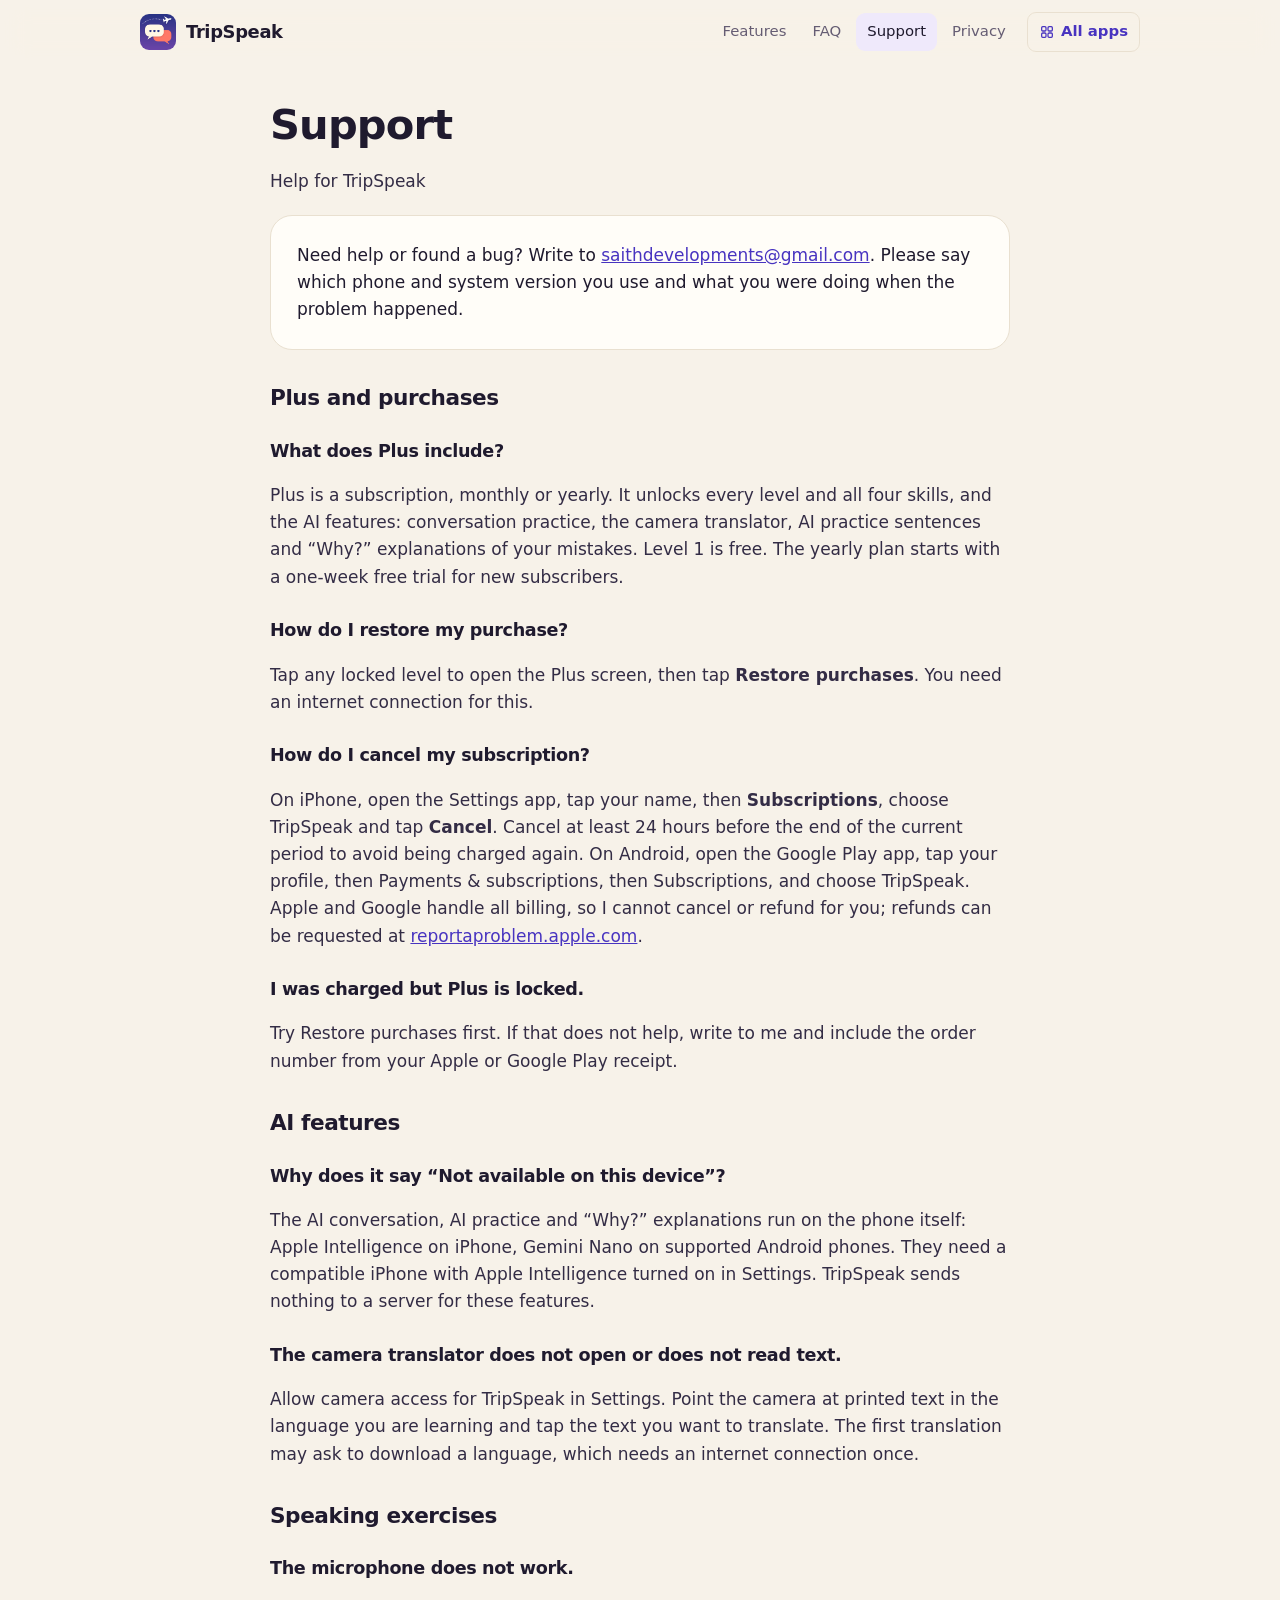
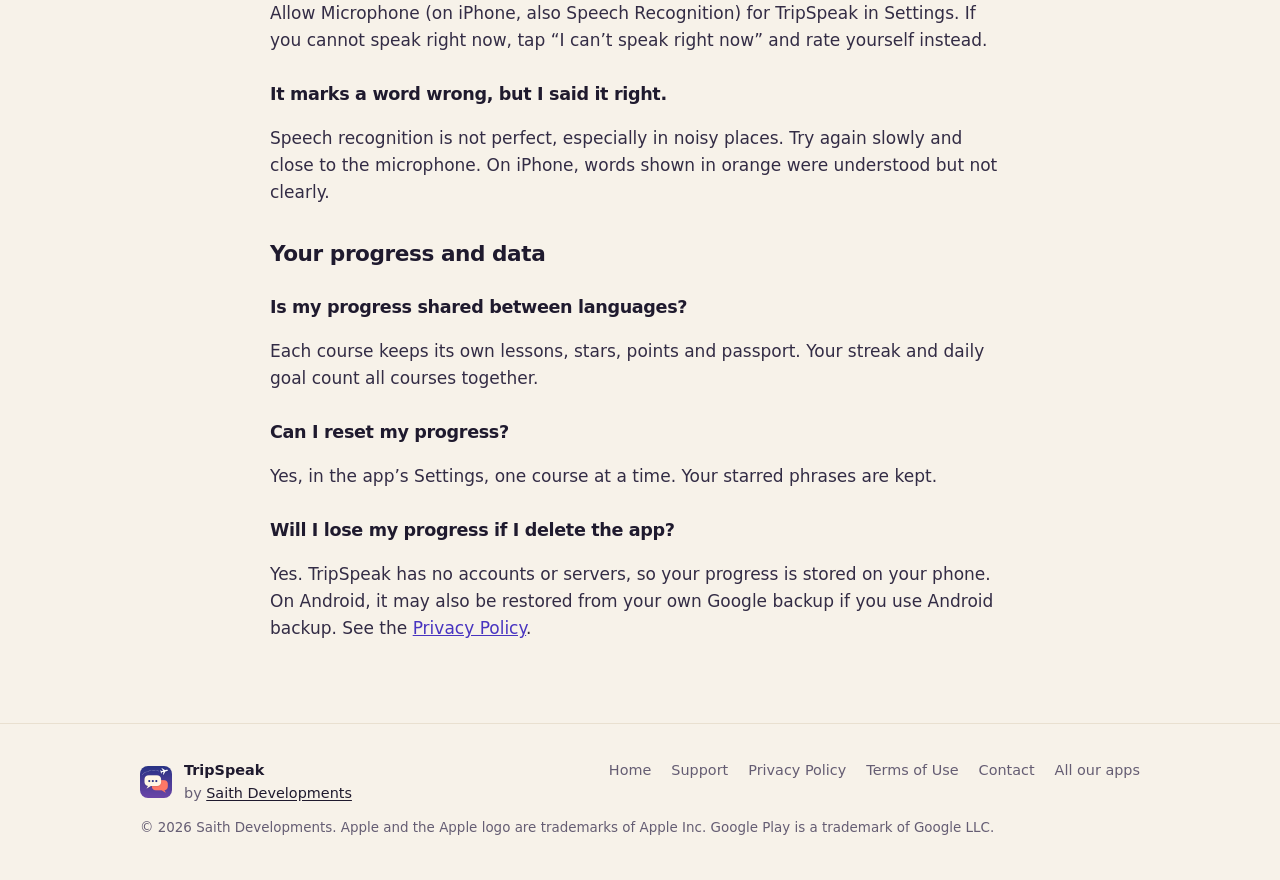
<file: support.html>
<!doctype html>
<html lang="en"><head><meta charset="utf-8"><meta name="viewport" content="width=device-width,initial-scale=1">
<title>Support · TripSpeak</title><meta name="description" content="Support for TripSpeak by Saith Developments.">
<link rel="canonical" href="https://saith96.github.io/tripspeak-site/support.html"><link rel="icon" href="assets/favicon.png"><link rel="apple-touch-icon" href="assets/apple-touch-icon.png">
<meta name="theme-color" content="#f7f2e9"><meta name="color-scheme" content="light dark">
<meta property="og:title" content="Support · TripSpeak"><meta property="og:description" content="Support for TripSpeak by Saith Developments."><meta property="og:image" content="https://saith96.github.io/tripspeak-site/assets/og.jpg"><meta property="og:url" content="https://saith96.github.io/tripspeak-site/support.html"><meta property="og:type" content="website"><meta name="twitter:card" content="summary_large_image">
<meta name="apple-itunes-app" content="app-id=6828880209">
<style>:root{--font:ui-rounded,"SF Pro Rounded",-apple-system,BlinkMacSystemFont,"Segoe UI",system-ui,sans-serif;--display:ui-rounded,"SF Pro Rounded",-apple-system,BlinkMacSystemFont,"Segoe UI",system-ui,sans-serif;--track:-0.02em;--on-brand:#fff;--btn:#0b0d12;--btn-ink:#fff;--hero-chip:rgba(255,255,255,.18);--bg:#f7f2e9;--card:#fffdf8;--ink:#1f1a2e;--ink2:#332c45;--muted:#655d73;--line:#e9e0d0;--soft:#efe9fb;--brand:#4b37c4;--link:#4834c0;--hero:linear-gradient(150deg,#33268a 0%,#4b34a8 50%,#7a45b8 100%);--hero-ink:#ffffff;--hero-muted:rgba(255,255,255,.88);--hero-glow:radial-gradient(50% 55% at 92% 8%,rgba(255,128,104,.45),transparent 70%)}
@media(prefers-color-scheme:dark){:root:not([data-theme=light]){--font:ui-rounded,"SF Pro Rounded",-apple-system,BlinkMacSystemFont,"Segoe UI",system-ui,sans-serif;--display:ui-rounded,"SF Pro Rounded",-apple-system,BlinkMacSystemFont,"Segoe UI",system-ui,sans-serif;--track:-0.02em;--on-brand:#fff;--btn:#000;--btn-ink:#fff;--hero-chip:rgba(255,255,255,.18);--bg:#15121c;--card:#1e1a28;--ink:#f1edf8;--ink2:#d9d3e6;--muted:#a69fb6;--line:#2d283a;--soft:#262040;--brand:#4b37c4;--link:#a796ff;--hero:linear-gradient(150deg,#33268a 0%,#4b34a8 50%,#7a45b8 100%);--hero-ink:#ffffff;--hero-muted:rgba(255,255,255,.88);--hero-glow:radial-gradient(50% 55% at 92% 8%,rgba(255,128,104,.45),transparent 70%)}}
:root[data-theme=dark]{--font:ui-rounded,"SF Pro Rounded",-apple-system,BlinkMacSystemFont,"Segoe UI",system-ui,sans-serif;--display:ui-rounded,"SF Pro Rounded",-apple-system,BlinkMacSystemFont,"Segoe UI",system-ui,sans-serif;--track:-0.02em;--on-brand:#fff;--btn:#000;--btn-ink:#fff;--hero-chip:rgba(255,255,255,.18);--bg:#15121c;--card:#1e1a28;--ink:#f1edf8;--ink2:#d9d3e6;--muted:#a69fb6;--line:#2d283a;--soft:#262040;--brand:#4b37c4;--link:#a796ff;--hero:linear-gradient(150deg,#33268a 0%,#4b34a8 50%,#7a45b8 100%);--hero-ink:#ffffff;--hero-muted:rgba(255,255,255,.88);--hero-glow:radial-gradient(50% 55% at 92% 8%,rgba(255,128,104,.45),transparent 70%)}
*{box-sizing:border-box}html{-webkit-text-size-adjust:100%;scroll-behavior:smooth;scroll-padding-top:84px}
body{margin:0;font:17px/1.6 var(--font);color:var(--ink);background:var(--bg);-webkit-font-smoothing:antialiased}
img{max-width:100%}
a{color:var(--link)}
:focus-visible{outline:3px solid var(--link);outline-offset:3px;border-radius:6px}
.skip{position:absolute;left:-9999px}.skip:focus{left:16px;top:12px;z-index:50;background:var(--card);padding:8px 14px;border-radius:10px}
.wrap{max-width:1040px;margin:0 auto;padding:0 20px}
h1,h2,h3{font-family:var(--display);text-wrap:balance;letter-spacing:var(--track)}
h1{font-size:clamp(2.1rem,5.2vw,3.4rem);line-height:1.06;margin:0 0 .5em}
h2{font-size:clamp(1.5rem,3vw,2rem);line-height:1.2;margin:0 0 .4em}
.kicker{display:block;font:600 .8rem/1.2 var(--font);letter-spacing:.09em;text-transform:uppercase;color:var(--link);margin-bottom:.7rem}
section.blk{margin:5.5rem 0}
.sub{color:var(--muted);max-width:38em;margin:0 0 2rem;font-size:1.06rem}

/* top bar */
header.top{position:sticky;top:0;z-index:20;background:color-mix(in srgb,var(--bg) 82%,transparent);-webkit-backdrop-filter:saturate(1.6) blur(14px);backdrop-filter:saturate(1.6) blur(14px);border-bottom:1px solid transparent;transition:border-color .2s}
header.top.scrolled{border-bottom-color:var(--line)}
header.top .wrap{display:flex;align-items:center;gap:12px;height:64px}
.brand{display:flex;align-items:center;gap:10px;font:700 1.12rem/1 var(--display);letter-spacing:var(--track);color:var(--ink);text-decoration:none;margin-right:auto}
.brand img{width:36px;height:36px;border-radius:9px}
header.top nav{display:flex;gap:4px;align-items:center}header.top nav .tsoc{display:inline-flex;gap:2px;margin-left:4px}header.top nav a.soc{display:inline-flex;padding:7px;color:var(--muted)}header.top nav a.soc:hover{color:var(--ink);background:var(--line)}header.top nav a.soc svg{width:19px;height:19px}
header.top nav a{color:var(--muted);text-decoration:none;font-size:.93rem;padding:7px 11px;border-radius:9px}
header.top nav a:hover,header.top nav a[aria-current]{color:var(--ink);background:var(--soft)}
header.top nav a.hub{display:inline-flex;align-items:center;gap:6px;color:var(--link);border:1px solid var(--line);margin-left:6px;font-weight:600}
header.top nav a.hub .ic{width:16px;height:16px}
footer.site a.maker{color:var(--ink);text-decoration:underline;text-underline-offset:2px}

/* hero */
.hero{position:relative;background:var(--hero);border-radius:32px;color:var(--hero-ink);display:grid;grid-template-columns:1.05fr .95fr;gap:24px;padding:56px 0 0 56px;overflow:hidden;margin-top:12px;isolation:isolate}
.hero:after{content:"";position:absolute;inset:0;background:var(--hero-glow,none);z-index:-1;pointer-events:none}
.hero .txt{padding-bottom:56px;align-self:center}
.hero .tag{display:inline-flex;align-items:center;gap:8px;font-size:.85rem;font-weight:600;background:var(--hero-chip);color:var(--hero-ink);padding:6px 12px;border-radius:999px;margin-bottom:1.1rem}
.hero .tag img{width:20px;height:20px;border-radius:5px}
.hero h1{color:var(--hero-ink)}
.hero p.lead{font-size:1.16rem;color:var(--hero-muted);max-width:30em;margin:0 0 1.6rem;font-weight:500}
.chips{display:flex;flex-wrap:wrap;gap:8px 18px;margin:1.5rem 0 0;padding:0;list-style:none;font-size:.92rem;color:var(--hero-muted);font-weight:500}
.chips li{display:flex;align-items:center;gap:6px}.chips .ic{width:17px;height:17px}
.phones{position:relative;height:500px;align-self:end}
.phone{position:absolute;background:#0c0c0e;padding:7px;border-radius:40px;box-shadow:0 30px 60px -20px rgba(0,0,0,.45),0 0 0 1px rgba(255,255,255,.08) inset}
.phone img{display:block;width:100%;height:auto;border-radius:33px}
.phones .p1{width:250px;left:8%;top:26px;z-index:2}
.phones .p2{width:220px;left:52%;top:84px;transform:rotate(5deg);opacity:.97}
@media(prefers-reduced-motion:no-preference){.phones .p1{animation:rise .9s cubic-bezier(.2,.8,.2,1) both}.phones .p2{animation:rise2 1.1s .1s cubic-bezier(.2,.8,.2,1) both}
@keyframes rise{from{transform:translateY(60px);opacity:0}}@keyframes rise2{from{transform:translateY(80px) rotate(5deg);opacity:0}}}

/* store buttons */
.ctas{display:flex;flex-wrap:wrap;gap:10px;align-items:center}
.store{display:inline-flex;align-items:center;gap:10px;background:var(--btn);color:var(--btn-ink);padding:.62rem 1.15rem .62rem .95rem;border-radius:14px;text-decoration:none;line-height:1.1;border:1px solid transparent;transition:transform .15s,box-shadow .15s}
.store svg{width:24px;height:24px;flex:none}
.store small{display:block;font-size:.7rem;opacity:.8;font-weight:500}.store b{font-size:1.06rem;font-weight:650}
a.store:hover{transform:translateY(-2px);box-shadow:0 10px 24px -10px rgba(0,0,0,.5)}
.store.soon{background:transparent;color:inherit;border:1.5px dashed currentColor;opacity:.78;cursor:default}
.hero .store.soon{color:var(--hero-ink)}

/* cards */
.grid{display:grid;grid-template-columns:repeat(3,1fr);gap:18px}
.card{background:var(--card);border:1px solid var(--line);border-radius:22px;padding:26px}
.card .badge{width:48px;height:48px;border-radius:14px;display:grid;place-items:center;background:var(--soft);color:var(--link);margin-bottom:16px}
.card .badge .ic{width:26px;height:26px}
.card h3{margin:0 0 .4rem;font-size:1.15rem;line-height:1.3}.card p{margin:0;color:var(--muted);font-size:.98rem}

/* gallery */
.gallery{display:flex;gap:22px;overflow-x:auto;scroll-snap-type:x mandatory;padding:6px 20px 22px;margin:0 -20px;scrollbar-width:thin;scrollbar-color:var(--line) transparent}
.gallery figure{flex:none;width:230px;margin:0;scroll-snap-align:start}
.gallery .phone{position:static;box-shadow:0 18px 40px -22px rgba(0,0,0,.5)}
.gallery figcaption{margin-top:14px;font-size:.95rem;color:var(--muted);text-align:center;text-wrap:balance}
.gallery figcaption b{display:block;color:var(--ink);font-weight:650}
.gnav{display:flex;gap:8px;justify-content:flex-end;margin-top:-3.3rem;margin-bottom:1.3rem}
.gnav button{width:40px;height:40px;border-radius:50%;border:1px solid var(--line);background:var(--card);color:var(--ink);cursor:pointer;font-size:1.1rem}
.gnav button:hover{background:var(--soft)}

/* steps */
ol.steps{list-style:none;padding:0;margin:0;counter-reset:s;display:grid;grid-template-columns:repeat(3,1fr);gap:18px}
ol.steps li{counter-increment:s;background:var(--card);border:1px solid var(--line);border-radius:22px;padding:24px;position:relative}
ol.steps li:before{content:counter(s);width:38px;height:38px;border-radius:50%;background:var(--brand);color:var(--on-brand);font-weight:700;display:grid;place-items:center;margin-bottom:14px}
ol.steps h3{font-size:1.1rem;margin:0 0 .35rem}ol.steps p{margin:0;color:var(--muted);font-size:.98rem}

/* features */
ul.feat{list-style:none;padding:0;margin:0;display:grid;grid-template-columns:1fr 1fr;gap:14px 36px}
ul.feat li{display:flex;gap:12px;align-items:flex-start}
ul.feat .ic{width:22px;height:22px;flex:none;color:var(--link);margin-top:2px}
.plus{margin-top:1.8rem;background:var(--soft);border-radius:18px;padding:18px 22px;font-size:.98rem}
.plus b{color:var(--ink)}

/* privacy band */
.band{background:var(--card);border:1px solid var(--line);border-radius:26px;padding:34px;display:flex;align-items:center;gap:28px}
.band .big{width:84px;height:84px;border-radius:24px;display:grid;place-items:center;background:var(--soft);color:var(--link);flex:none}
.band .big .ic{width:44px;height:44px}
.band h2{margin:0 0 .3rem}.band p{margin:0 0 .6rem;color:var(--muted)}

/* faq */
.faq{max-width:780px}
.faq details{border-bottom:1px solid var(--line)}
.faq summary{cursor:pointer;list-style:none;padding:18px 40px 18px 0;font-weight:600;font-size:1.06rem;position:relative}
.faq summary::-webkit-details-marker{display:none}
.faq summary:after{content:"";position:absolute;right:8px;top:26px;width:9px;height:9px;border-right:2px solid var(--muted);border-bottom:2px solid var(--muted);transform:rotate(45deg);transition:transform .2s}
.faq details[open] summary:after{transform:rotate(225deg);top:30px}
.faq details p{margin:-4px 0 18px;color:var(--muted)}

/* closing cta */
.final{background:var(--hero);color:var(--hero-ink);border-radius:32px;padding:48px;display:flex;align-items:center;gap:32px;position:relative;overflow:hidden;isolation:isolate}
.final:after{content:"";position:absolute;inset:0;background:var(--hero-glow,none);z-index:-1}
.final img.app{width:112px;height:112px;border-radius:26px;flex:none;box-shadow:0 18px 40px -16px rgba(0,0,0,.5)}
.final h2{color:var(--hero-ink);margin:0 0 .3rem}.final p{margin:0 0 1.2rem;color:var(--hero-muted);max-width:34em}

/* documents */
.doc{max-width:740px;margin:2.4rem auto 0}
.doc h1{font-size:clamp(1.9rem,4.5vw,2.6rem)}
.doc h2{font-size:1.35rem;margin:2.2rem 0 .6rem}.doc h3{font-size:1.1rem;margin:1.6rem 0 .4rem}
.doc p,.doc li{color:var(--ink2)}.doc li{margin-bottom:.35rem}
.doc section{margin:0}
.doc .card{margin:1.2rem 0}
.doc table{border-collapse:collapse;width:100%;margin:1rem 0;font-size:.95rem}.doc td,.doc th{border:1px solid var(--line);padding:8px 10px;text-align:left;vertical-align:top}
.contact{display:flex;gap:16px;align-items:center;background:var(--card);border:1px solid var(--line);border-radius:20px;padding:20px 22px;margin:1.4rem 0 2rem}
.contact .ic{width:30px;height:30px;color:var(--link);flex:none}.contact p{margin:0}

/* footer */
footer.site{margin:5rem 0 0;padding:2.2rem 0 2.6rem;border-top:1px solid var(--line);font-size:.9rem;color:var(--muted)}
footer.site .wrap{display:flex;flex-wrap:wrap;gap:12px 28px;align-items:flex-start}
footer.site .fb{margin-right:auto;display:flex;gap:12px;align-items:center}
footer.site .fb img{width:32px;height:32px;border-radius:8px}
footer.site .fb b{color:var(--ink);display:block}
footer.site nav{display:flex;flex-wrap:wrap;gap:6px 20px}
footer.site a{color:var(--muted);text-decoration:none}footer.site a:hover{color:var(--ink);text-decoration:underline}
footer.site .social{display:inline-flex;gap:14px;align-items:center}footer.site .social a{display:inline-flex}footer.site .social a:hover{color:var(--ink);text-decoration:none}
footer.site .legal{flex-basis:100%;margin:0;font-size:.84rem}

@media(max-width:900px){
 .hero{grid-template-columns:1fr;padding:40px 28px 0}
 .hero .txt{padding-bottom:0}
 .phones{height:400px;max-width:460px;width:100%;margin:0 auto}
 .phones .p1{width:210px;left:6%}.phones .p2{width:186px;left:50%}
 .grid,ol.steps{grid-template-columns:1fr}
 ul.feat{grid-template-columns:1fr}
}
@media(max-width:620px){
 .wrap{padding:0 16px}
 header.top nav a.opt{display:none}
 header.top nav a.hub{margin-left:2px;padding:7px 10px}
 .hero{border-radius:26px;padding:32px 22px 0;margin-top:6px}
 .phones{height:350px}.phones .p1{width:186px;left:2%}.phones .p2{width:164px;left:48%;top:70px}
 section.blk{margin:4rem 0}
 .band,.final{flex-direction:column;align-items:flex-start;padding:28px 24px}
 .gallery{padding:6px 16px 22px;margin:0 -16px}.gallery figure{width:200px}
 .gnav{display:none}
 .final img.app{width:84px;height:84px;border-radius:20px}
}
@media(max-width:400px){header.top nav a.opt2{display:none}}
@media(prefers-reduced-motion:reduce){html{scroll-behavior:auto}*{transition:none!important}}
</style>
</head><body><a class="skip" href="#main">Skip to content</a>
<header class="top"><div class="wrap"><a class="brand" href="index.html"><img src="assets/icon.png" alt="" width="36" height="36">TripSpeak</a><nav aria-label="Site"><a href="index.html#features" class="opt">Features</a><a href="index.html#faq" class="opt">FAQ</a><a href="support.html" class="" aria-current=page>Support</a><a href="privacy.html" class="opt2">Privacy</a><a href="https://saith96.github.io/apps/" class="hub" title="All apps by Saith Developments"><svg class="ic" viewBox="0 0 24 24" fill="none" stroke="currentColor" stroke-width="1.9" stroke-linecap="round" stroke-linejoin="round" aria-hidden="true"><rect x="4" y="4" width="6.5" height="6.5" rx="1.6"/><rect x="13.5" y="4" width="6.5" height="6.5" rx="1.6"/><rect x="4" y="13.5" width="6.5" height="6.5" rx="1.6"/><rect x="13.5" y="13.5" width="6.5" height="6.5" rx="1.6"/></svg><span>All apps</span></a></nav></div></header>
<main id="main"><div class="wrap"><article class="doc">
<h1>Support</h1>
        <p>Help for TripSpeak</p>
        <div class="card">
            Need help or found a bug? Write to
            <a href="mailto:saithdevelopments@gmail.com">saithdevelopments@gmail.com</a>. Please say which phone and system version you use and what you were doing when the problem happened.
        </div>
        <h2>Plus and purchases</h2>
        <h3>What does Plus include?</h3>
        <p>Plus is a subscription, monthly or yearly. It unlocks every level and all four skills, and the AI features: conversation practice, the camera translator, AI practice sentences and &ldquo;Why?&rdquo; explanations of your mistakes. Level 1 is free. The yearly plan starts with a one-week free trial for new subscribers.</p>
        <h3>How do I restore my purchase?</h3>
        <p>Tap any locked level to open the Plus screen, then tap <strong>Restore purchases</strong>. You need an internet connection for this.</p>
        <h3>How do I cancel my subscription?</h3>
        <p>On iPhone, open the Settings app, tap your name, then <strong>Subscriptions</strong>, choose TripSpeak and tap <strong>Cancel</strong>. Cancel at least 24 hours before the end of the current period to avoid being charged again. On Android, open the Google Play app, tap your profile, then Payments &amp; subscriptions, then Subscriptions, and choose TripSpeak. Apple and Google handle all billing, so I cannot cancel or refund for you; refunds can be requested at <a href="https://reportaproblem.apple.com">reportaproblem.apple.com</a>.</p>
        <h3>I was charged but Plus is locked.</h3>
        <p>Try Restore purchases first. If that does not help, write to me and include the order number from your Apple or Google Play receipt.</p>
        <h2>AI features</h2>
        <h3>Why does it say &ldquo;Not available on this device&rdquo;?</h3>
        <p>The AI conversation, AI practice and &ldquo;Why?&rdquo; explanations run on the phone itself: Apple Intelligence on iPhone, Gemini Nano on supported Android phones. They need a compatible iPhone with Apple Intelligence turned on in Settings. TripSpeak sends nothing to a server for these features.</p>
        <h3>The camera translator does not open or does not read text.</h3>
        <p>Allow camera access for TripSpeak in Settings. Point the camera at printed text in the language you are learning and tap the text you want to translate. The first translation may ask to download a language, which needs an internet connection once.</p>
        <h2>Speaking exercises</h2>
        <h3>The microphone does not work.</h3>
        <p>Allow Microphone (on iPhone, also Speech Recognition) for TripSpeak in Settings. If you cannot speak right now, tap &ldquo;I can&rsquo;t speak right now&rdquo; and rate yourself instead.</p>
        <h3>It marks a word wrong, but I said it right.</h3>
        <p>Speech recognition is not perfect, especially in noisy places. Try again slowly and close to the microphone. On iPhone, words shown in orange were understood but not clearly.</p>
        <h2>Your progress and data</h2>
        <h3>Is my progress shared between languages?</h3>
        <p>Each course keeps its own lessons, stars, points and passport. Your streak and daily goal count all courses together.</p>
        <h3>Can I reset my progress?</h3>
        <p>Yes, in the app&rsquo;s Settings, one course at a time. Your starred phrases are kept.</p>
        <h3>Will I lose my progress if I delete the app?</h3>
        <p>Yes. TripSpeak has no accounts or servers, so your progress is stored on your phone. On Android, it may also be restored from your own Google backup if you use Android backup. See the <a href="privacy.html">Privacy Policy</a>.</p>

</article></div></main>
<footer class="site"><div class="wrap">
<div class="fb"><img src="assets/icon.png" alt="" width="32" height="32" loading="lazy"><span><b>TripSpeak</b>by <a href="https://saith96.github.io/apps/" class="maker">Saith Developments</a></span></div>
<nav aria-label="Footer"><a href="index.html">Home</a><a href="support.html">Support</a><a href="privacy.html">Privacy Policy</a><a href="terms.html">Terms of Use</a><a href="mailto:saithdevelopments@gmail.com">Contact</a><a href="https://saith96.github.io/apps/">All our apps</a></nav>
<p class="legal">&copy; 2026 Saith Developments. Apple and the Apple logo are trademarks of Apple Inc. Google Play is a trademark of Google LLC.</p>
</div></footer><script>
(function(){var h=document.querySelector('header.top');function f(){h.classList.toggle('scrolled',scrollY>8)}addEventListener('scroll',f,{passive:true});f();
var g=document.querySelector('.gallery');document.querySelectorAll('.gnav button').forEach(function(b){b.addEventListener('click',function(){g.scrollBy({left:(b.dataset.d=='1'?1:-1)*(g.clientWidth*.8),behavior:'smooth'})})})})();
</script>
</body></html>
</file>
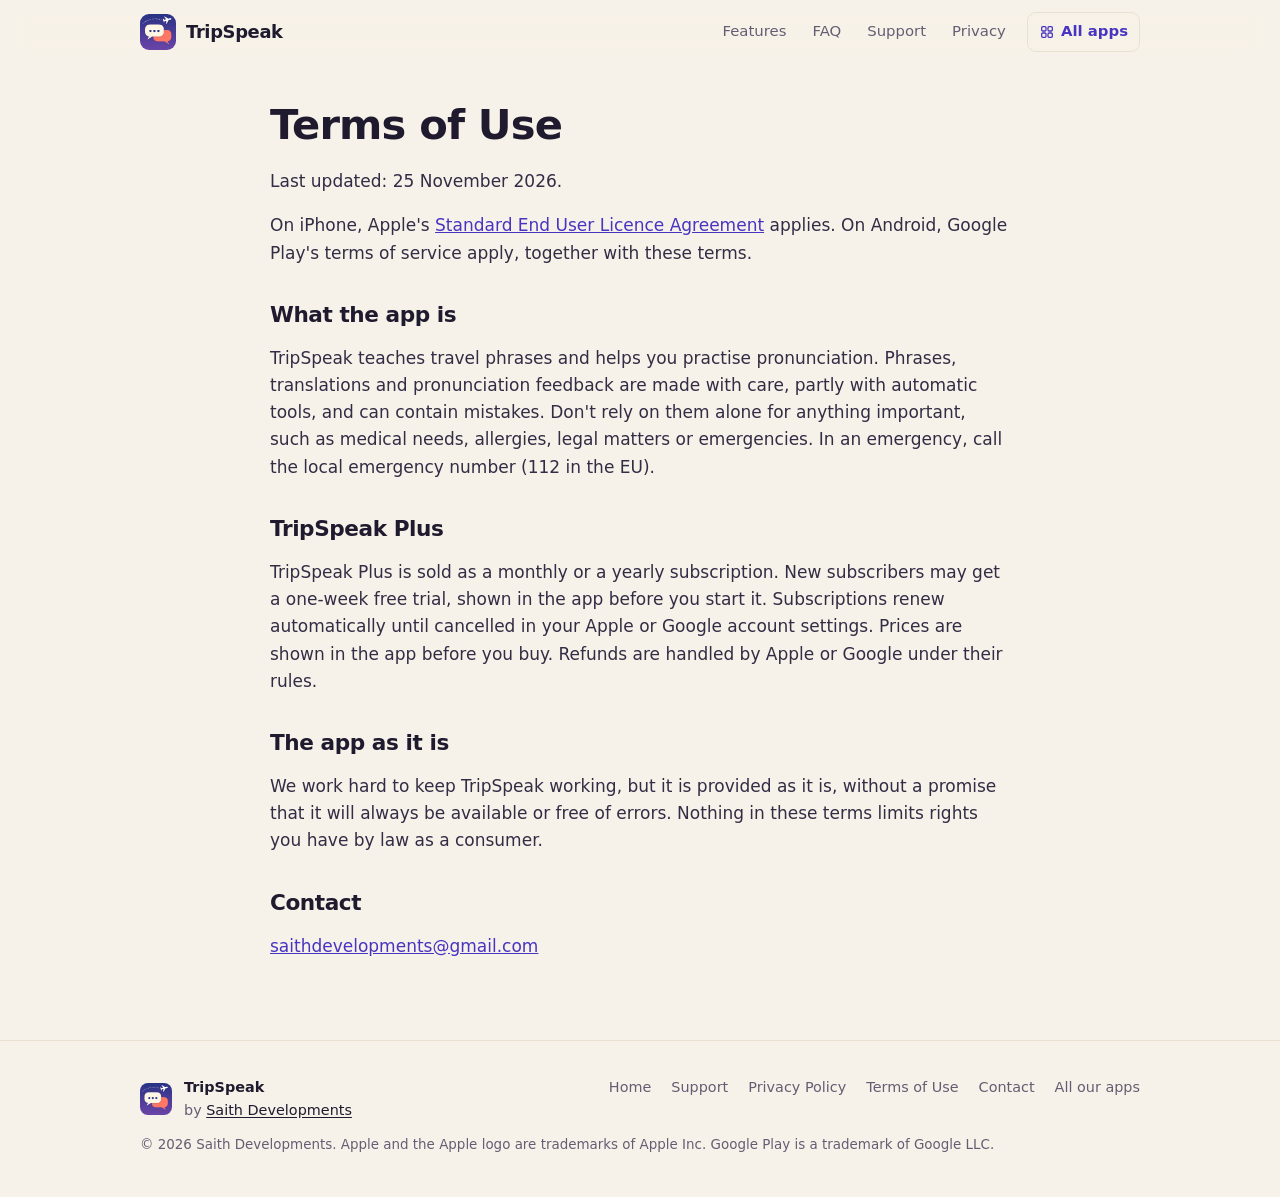
<file: terms.html>
<!doctype html>
<html lang="en"><head><meta charset="utf-8"><meta name="viewport" content="width=device-width,initial-scale=1">
<title>Terms of Use · TripSpeak</title><meta name="description" content="Terms of Use for TripSpeak by Saith Developments.">
<link rel="canonical" href="https://saith96.github.io/tripspeak-site/terms.html"><link rel="icon" href="assets/favicon.png"><link rel="apple-touch-icon" href="assets/apple-touch-icon.png">
<meta name="theme-color" content="#f7f2e9"><meta name="color-scheme" content="light dark">
<meta property="og:title" content="Terms of Use · TripSpeak"><meta property="og:description" content="Terms of Use for TripSpeak by Saith Developments."><meta property="og:image" content="https://saith96.github.io/tripspeak-site/assets/og.jpg"><meta property="og:url" content="https://saith96.github.io/tripspeak-site/terms.html"><meta property="og:type" content="website"><meta name="twitter:card" content="summary_large_image">
<meta name="apple-itunes-app" content="app-id=6828880209">
<style>:root{--font:ui-rounded,"SF Pro Rounded",-apple-system,BlinkMacSystemFont,"Segoe UI",system-ui,sans-serif;--display:ui-rounded,"SF Pro Rounded",-apple-system,BlinkMacSystemFont,"Segoe UI",system-ui,sans-serif;--track:-0.02em;--on-brand:#fff;--btn:#0b0d12;--btn-ink:#fff;--hero-chip:rgba(255,255,255,.18);--bg:#f7f2e9;--card:#fffdf8;--ink:#1f1a2e;--ink2:#332c45;--muted:#655d73;--line:#e9e0d0;--soft:#efe9fb;--brand:#4b37c4;--link:#4834c0;--hero:linear-gradient(150deg,#33268a 0%,#4b34a8 50%,#7a45b8 100%);--hero-ink:#ffffff;--hero-muted:rgba(255,255,255,.88);--hero-glow:radial-gradient(50% 55% at 92% 8%,rgba(255,128,104,.45),transparent 70%)}
@media(prefers-color-scheme:dark){:root:not([data-theme=light]){--font:ui-rounded,"SF Pro Rounded",-apple-system,BlinkMacSystemFont,"Segoe UI",system-ui,sans-serif;--display:ui-rounded,"SF Pro Rounded",-apple-system,BlinkMacSystemFont,"Segoe UI",system-ui,sans-serif;--track:-0.02em;--on-brand:#fff;--btn:#000;--btn-ink:#fff;--hero-chip:rgba(255,255,255,.18);--bg:#15121c;--card:#1e1a28;--ink:#f1edf8;--ink2:#d9d3e6;--muted:#a69fb6;--line:#2d283a;--soft:#262040;--brand:#4b37c4;--link:#a796ff;--hero:linear-gradient(150deg,#33268a 0%,#4b34a8 50%,#7a45b8 100%);--hero-ink:#ffffff;--hero-muted:rgba(255,255,255,.88);--hero-glow:radial-gradient(50% 55% at 92% 8%,rgba(255,128,104,.45),transparent 70%)}}
:root[data-theme=dark]{--font:ui-rounded,"SF Pro Rounded",-apple-system,BlinkMacSystemFont,"Segoe UI",system-ui,sans-serif;--display:ui-rounded,"SF Pro Rounded",-apple-system,BlinkMacSystemFont,"Segoe UI",system-ui,sans-serif;--track:-0.02em;--on-brand:#fff;--btn:#000;--btn-ink:#fff;--hero-chip:rgba(255,255,255,.18);--bg:#15121c;--card:#1e1a28;--ink:#f1edf8;--ink2:#d9d3e6;--muted:#a69fb6;--line:#2d283a;--soft:#262040;--brand:#4b37c4;--link:#a796ff;--hero:linear-gradient(150deg,#33268a 0%,#4b34a8 50%,#7a45b8 100%);--hero-ink:#ffffff;--hero-muted:rgba(255,255,255,.88);--hero-glow:radial-gradient(50% 55% at 92% 8%,rgba(255,128,104,.45),transparent 70%)}
*{box-sizing:border-box}html{-webkit-text-size-adjust:100%;scroll-behavior:smooth;scroll-padding-top:84px}
body{margin:0;font:17px/1.6 var(--font);color:var(--ink);background:var(--bg);-webkit-font-smoothing:antialiased}
img{max-width:100%}
a{color:var(--link)}
:focus-visible{outline:3px solid var(--link);outline-offset:3px;border-radius:6px}
.skip{position:absolute;left:-9999px}.skip:focus{left:16px;top:12px;z-index:50;background:var(--card);padding:8px 14px;border-radius:10px}
.wrap{max-width:1040px;margin:0 auto;padding:0 20px}
h1,h2,h3{font-family:var(--display);text-wrap:balance;letter-spacing:var(--track)}
h1{font-size:clamp(2.1rem,5.2vw,3.4rem);line-height:1.06;margin:0 0 .5em}
h2{font-size:clamp(1.5rem,3vw,2rem);line-height:1.2;margin:0 0 .4em}
.kicker{display:block;font:600 .8rem/1.2 var(--font);letter-spacing:.09em;text-transform:uppercase;color:var(--link);margin-bottom:.7rem}
section.blk{margin:5.5rem 0}
.sub{color:var(--muted);max-width:38em;margin:0 0 2rem;font-size:1.06rem}

/* top bar */
header.top{position:sticky;top:0;z-index:20;background:color-mix(in srgb,var(--bg) 82%,transparent);-webkit-backdrop-filter:saturate(1.6) blur(14px);backdrop-filter:saturate(1.6) blur(14px);border-bottom:1px solid transparent;transition:border-color .2s}
header.top.scrolled{border-bottom-color:var(--line)}
header.top .wrap{display:flex;align-items:center;gap:12px;height:64px}
.brand{display:flex;align-items:center;gap:10px;font:700 1.12rem/1 var(--display);letter-spacing:var(--track);color:var(--ink);text-decoration:none;margin-right:auto}
.brand img{width:36px;height:36px;border-radius:9px}
header.top nav{display:flex;gap:4px;align-items:center}header.top nav .tsoc{display:inline-flex;gap:2px;margin-left:4px}header.top nav a.soc{display:inline-flex;padding:7px;color:var(--muted)}header.top nav a.soc:hover{color:var(--ink);background:var(--line)}header.top nav a.soc svg{width:19px;height:19px}
header.top nav a{color:var(--muted);text-decoration:none;font-size:.93rem;padding:7px 11px;border-radius:9px}
header.top nav a:hover,header.top nav a[aria-current]{color:var(--ink);background:var(--soft)}
header.top nav a.hub{display:inline-flex;align-items:center;gap:6px;color:var(--link);border:1px solid var(--line);margin-left:6px;font-weight:600}
header.top nav a.hub .ic{width:16px;height:16px}
footer.site a.maker{color:var(--ink);text-decoration:underline;text-underline-offset:2px}

/* hero */
.hero{position:relative;background:var(--hero);border-radius:32px;color:var(--hero-ink);display:grid;grid-template-columns:1.05fr .95fr;gap:24px;padding:56px 0 0 56px;overflow:hidden;margin-top:12px;isolation:isolate}
.hero:after{content:"";position:absolute;inset:0;background:var(--hero-glow,none);z-index:-1;pointer-events:none}
.hero .txt{padding-bottom:56px;align-self:center}
.hero .tag{display:inline-flex;align-items:center;gap:8px;font-size:.85rem;font-weight:600;background:var(--hero-chip);color:var(--hero-ink);padding:6px 12px;border-radius:999px;margin-bottom:1.1rem}
.hero .tag img{width:20px;height:20px;border-radius:5px}
.hero h1{color:var(--hero-ink)}
.hero p.lead{font-size:1.16rem;color:var(--hero-muted);max-width:30em;margin:0 0 1.6rem;font-weight:500}
.chips{display:flex;flex-wrap:wrap;gap:8px 18px;margin:1.5rem 0 0;padding:0;list-style:none;font-size:.92rem;color:var(--hero-muted);font-weight:500}
.chips li{display:flex;align-items:center;gap:6px}.chips .ic{width:17px;height:17px}
.phones{position:relative;height:500px;align-self:end}
.phone{position:absolute;background:#0c0c0e;padding:7px;border-radius:40px;box-shadow:0 30px 60px -20px rgba(0,0,0,.45),0 0 0 1px rgba(255,255,255,.08) inset}
.phone img{display:block;width:100%;height:auto;border-radius:33px}
.phones .p1{width:250px;left:8%;top:26px;z-index:2}
.phones .p2{width:220px;left:52%;top:84px;transform:rotate(5deg);opacity:.97}
@media(prefers-reduced-motion:no-preference){.phones .p1{animation:rise .9s cubic-bezier(.2,.8,.2,1) both}.phones .p2{animation:rise2 1.1s .1s cubic-bezier(.2,.8,.2,1) both}
@keyframes rise{from{transform:translateY(60px);opacity:0}}@keyframes rise2{from{transform:translateY(80px) rotate(5deg);opacity:0}}}

/* store buttons */
.ctas{display:flex;flex-wrap:wrap;gap:10px;align-items:center}
.store{display:inline-flex;align-items:center;gap:10px;background:var(--btn);color:var(--btn-ink);padding:.62rem 1.15rem .62rem .95rem;border-radius:14px;text-decoration:none;line-height:1.1;border:1px solid transparent;transition:transform .15s,box-shadow .15s}
.store svg{width:24px;height:24px;flex:none}
.store small{display:block;font-size:.7rem;opacity:.8;font-weight:500}.store b{font-size:1.06rem;font-weight:650}
a.store:hover{transform:translateY(-2px);box-shadow:0 10px 24px -10px rgba(0,0,0,.5)}
.store.soon{background:transparent;color:inherit;border:1.5px dashed currentColor;opacity:.78;cursor:default}
.hero .store.soon{color:var(--hero-ink)}

/* cards */
.grid{display:grid;grid-template-columns:repeat(3,1fr);gap:18px}
.card{background:var(--card);border:1px solid var(--line);border-radius:22px;padding:26px}
.card .badge{width:48px;height:48px;border-radius:14px;display:grid;place-items:center;background:var(--soft);color:var(--link);margin-bottom:16px}
.card .badge .ic{width:26px;height:26px}
.card h3{margin:0 0 .4rem;font-size:1.15rem;line-height:1.3}.card p{margin:0;color:var(--muted);font-size:.98rem}

/* gallery */
.gallery{display:flex;gap:22px;overflow-x:auto;scroll-snap-type:x mandatory;padding:6px 20px 22px;margin:0 -20px;scrollbar-width:thin;scrollbar-color:var(--line) transparent}
.gallery figure{flex:none;width:230px;margin:0;scroll-snap-align:start}
.gallery .phone{position:static;box-shadow:0 18px 40px -22px rgba(0,0,0,.5)}
.gallery figcaption{margin-top:14px;font-size:.95rem;color:var(--muted);text-align:center;text-wrap:balance}
.gallery figcaption b{display:block;color:var(--ink);font-weight:650}
.gnav{display:flex;gap:8px;justify-content:flex-end;margin-top:-3.3rem;margin-bottom:1.3rem}
.gnav button{width:40px;height:40px;border-radius:50%;border:1px solid var(--line);background:var(--card);color:var(--ink);cursor:pointer;font-size:1.1rem}
.gnav button:hover{background:var(--soft)}

/* steps */
ol.steps{list-style:none;padding:0;margin:0;counter-reset:s;display:grid;grid-template-columns:repeat(3,1fr);gap:18px}
ol.steps li{counter-increment:s;background:var(--card);border:1px solid var(--line);border-radius:22px;padding:24px;position:relative}
ol.steps li:before{content:counter(s);width:38px;height:38px;border-radius:50%;background:var(--brand);color:var(--on-brand);font-weight:700;display:grid;place-items:center;margin-bottom:14px}
ol.steps h3{font-size:1.1rem;margin:0 0 .35rem}ol.steps p{margin:0;color:var(--muted);font-size:.98rem}

/* features */
ul.feat{list-style:none;padding:0;margin:0;display:grid;grid-template-columns:1fr 1fr;gap:14px 36px}
ul.feat li{display:flex;gap:12px;align-items:flex-start}
ul.feat .ic{width:22px;height:22px;flex:none;color:var(--link);margin-top:2px}
.plus{margin-top:1.8rem;background:var(--soft);border-radius:18px;padding:18px 22px;font-size:.98rem}
.plus b{color:var(--ink)}

/* privacy band */
.band{background:var(--card);border:1px solid var(--line);border-radius:26px;padding:34px;display:flex;align-items:center;gap:28px}
.band .big{width:84px;height:84px;border-radius:24px;display:grid;place-items:center;background:var(--soft);color:var(--link);flex:none}
.band .big .ic{width:44px;height:44px}
.band h2{margin:0 0 .3rem}.band p{margin:0 0 .6rem;color:var(--muted)}

/* faq */
.faq{max-width:780px}
.faq details{border-bottom:1px solid var(--line)}
.faq summary{cursor:pointer;list-style:none;padding:18px 40px 18px 0;font-weight:600;font-size:1.06rem;position:relative}
.faq summary::-webkit-details-marker{display:none}
.faq summary:after{content:"";position:absolute;right:8px;top:26px;width:9px;height:9px;border-right:2px solid var(--muted);border-bottom:2px solid var(--muted);transform:rotate(45deg);transition:transform .2s}
.faq details[open] summary:after{transform:rotate(225deg);top:30px}
.faq details p{margin:-4px 0 18px;color:var(--muted)}

/* closing cta */
.final{background:var(--hero);color:var(--hero-ink);border-radius:32px;padding:48px;display:flex;align-items:center;gap:32px;position:relative;overflow:hidden;isolation:isolate}
.final:after{content:"";position:absolute;inset:0;background:var(--hero-glow,none);z-index:-1}
.final img.app{width:112px;height:112px;border-radius:26px;flex:none;box-shadow:0 18px 40px -16px rgba(0,0,0,.5)}
.final h2{color:var(--hero-ink);margin:0 0 .3rem}.final p{margin:0 0 1.2rem;color:var(--hero-muted);max-width:34em}

/* documents */
.doc{max-width:740px;margin:2.4rem auto 0}
.doc h1{font-size:clamp(1.9rem,4.5vw,2.6rem)}
.doc h2{font-size:1.35rem;margin:2.2rem 0 .6rem}.doc h3{font-size:1.1rem;margin:1.6rem 0 .4rem}
.doc p,.doc li{color:var(--ink2)}.doc li{margin-bottom:.35rem}
.doc section{margin:0}
.doc .card{margin:1.2rem 0}
.doc table{border-collapse:collapse;width:100%;margin:1rem 0;font-size:.95rem}.doc td,.doc th{border:1px solid var(--line);padding:8px 10px;text-align:left;vertical-align:top}
.contact{display:flex;gap:16px;align-items:center;background:var(--card);border:1px solid var(--line);border-radius:20px;padding:20px 22px;margin:1.4rem 0 2rem}
.contact .ic{width:30px;height:30px;color:var(--link);flex:none}.contact p{margin:0}

/* footer */
footer.site{margin:5rem 0 0;padding:2.2rem 0 2.6rem;border-top:1px solid var(--line);font-size:.9rem;color:var(--muted)}
footer.site .wrap{display:flex;flex-wrap:wrap;gap:12px 28px;align-items:flex-start}
footer.site .fb{margin-right:auto;display:flex;gap:12px;align-items:center}
footer.site .fb img{width:32px;height:32px;border-radius:8px}
footer.site .fb b{color:var(--ink);display:block}
footer.site nav{display:flex;flex-wrap:wrap;gap:6px 20px}
footer.site a{color:var(--muted);text-decoration:none}footer.site a:hover{color:var(--ink);text-decoration:underline}
footer.site .social{display:inline-flex;gap:14px;align-items:center}footer.site .social a{display:inline-flex}footer.site .social a:hover{color:var(--ink);text-decoration:none}
footer.site .legal{flex-basis:100%;margin:0;font-size:.84rem}

@media(max-width:900px){
 .hero{grid-template-columns:1fr;padding:40px 28px 0}
 .hero .txt{padding-bottom:0}
 .phones{height:400px;max-width:460px;width:100%;margin:0 auto}
 .phones .p1{width:210px;left:6%}.phones .p2{width:186px;left:50%}
 .grid,ol.steps{grid-template-columns:1fr}
 ul.feat{grid-template-columns:1fr}
}
@media(max-width:620px){
 .wrap{padding:0 16px}
 header.top nav a.opt{display:none}
 header.top nav a.hub{margin-left:2px;padding:7px 10px}
 .hero{border-radius:26px;padding:32px 22px 0;margin-top:6px}
 .phones{height:350px}.phones .p1{width:186px;left:2%}.phones .p2{width:164px;left:48%;top:70px}
 section.blk{margin:4rem 0}
 .band,.final{flex-direction:column;align-items:flex-start;padding:28px 24px}
 .gallery{padding:6px 16px 22px;margin:0 -16px}.gallery figure{width:200px}
 .gnav{display:none}
 .final img.app{width:84px;height:84px;border-radius:20px}
}
@media(max-width:400px){header.top nav a.opt2{display:none}}
@media(prefers-reduced-motion:reduce){html{scroll-behavior:auto}*{transition:none!important}}
</style>
</head><body><a class="skip" href="#main">Skip to content</a>
<header class="top"><div class="wrap"><a class="brand" href="index.html"><img src="assets/icon.png" alt="" width="36" height="36">TripSpeak</a><nav aria-label="Site"><a href="index.html#features" class="opt">Features</a><a href="index.html#faq" class="opt">FAQ</a><a href="support.html" class="">Support</a><a href="privacy.html" class="opt2">Privacy</a><a href="https://saith96.github.io/apps/" class="hub" title="All apps by Saith Developments"><svg class="ic" viewBox="0 0 24 24" fill="none" stroke="currentColor" stroke-width="1.9" stroke-linecap="round" stroke-linejoin="round" aria-hidden="true"><rect x="4" y="4" width="6.5" height="6.5" rx="1.6"/><rect x="13.5" y="4" width="6.5" height="6.5" rx="1.6"/><rect x="4" y="13.5" width="6.5" height="6.5" rx="1.6"/><rect x="13.5" y="13.5" width="6.5" height="6.5" rx="1.6"/></svg><span>All apps</span></a></nav></div></header>
<main id="main"><div class="wrap"><article class="doc">
<h1>Terms of Use</h1><p>Last updated: 25 November 2026.</p>
<p>On iPhone, Apple's <a href="https://www.apple.com/legal/internet-services/itunes/dev/stdeula/">Standard End User Licence Agreement</a> applies. On Android, Google Play's terms of service apply, together with these terms.</p>
<h2>What the app is</h2>
<p>TripSpeak teaches travel phrases and helps you practise pronunciation. Phrases, translations and pronunciation feedback are made with care, partly with automatic tools, and can contain mistakes. Don't rely on them alone for anything important, such as medical needs, allergies, legal matters or emergencies. In an emergency, call the local emergency number (112 in the EU).</p>
<h2>TripSpeak Plus</h2>
<p>TripSpeak Plus is sold as a monthly or a yearly subscription. New subscribers may get a one-week free trial, shown in the app before you start it. Subscriptions renew automatically until cancelled in your Apple or Google account settings. Prices are shown in the app before you buy. Refunds are handled by Apple or Google under their rules.</p>
<h2>The app as it is</h2>
<p>We work hard to keep TripSpeak working, but it is provided as it is, without a promise that it will always be available or free of errors. Nothing in these terms limits rights you have by law as a consumer.</p>
<h2>Contact</h2>
<p><a href="mailto:saithdevelopments@gmail.com">saithdevelopments@gmail.com</a></p>

</article></div></main>
<footer class="site"><div class="wrap">
<div class="fb"><img src="assets/icon.png" alt="" width="32" height="32" loading="lazy"><span><b>TripSpeak</b>by <a href="https://saith96.github.io/apps/" class="maker">Saith Developments</a></span></div>
<nav aria-label="Footer"><a href="index.html">Home</a><a href="support.html">Support</a><a href="privacy.html">Privacy Policy</a><a href="terms.html">Terms of Use</a><a href="mailto:saithdevelopments@gmail.com">Contact</a><a href="https://saith96.github.io/apps/">All our apps</a></nav>
<p class="legal">&copy; 2026 Saith Developments. Apple and the Apple logo are trademarks of Apple Inc. Google Play is a trademark of Google LLC.</p>
</div></footer><script>
(function(){var h=document.querySelector('header.top');function f(){h.classList.toggle('scrolled',scrollY>8)}addEventListener('scroll',f,{passive:true});f();
var g=document.querySelector('.gallery');document.querySelectorAll('.gnav button').forEach(function(b){b.addEventListener('click',function(){g.scrollBy({left:(b.dataset.d=='1'?1:-1)*(g.clientWidth*.8),behavior:'smooth'})})})})();
</script>
</body></html>
</file>
